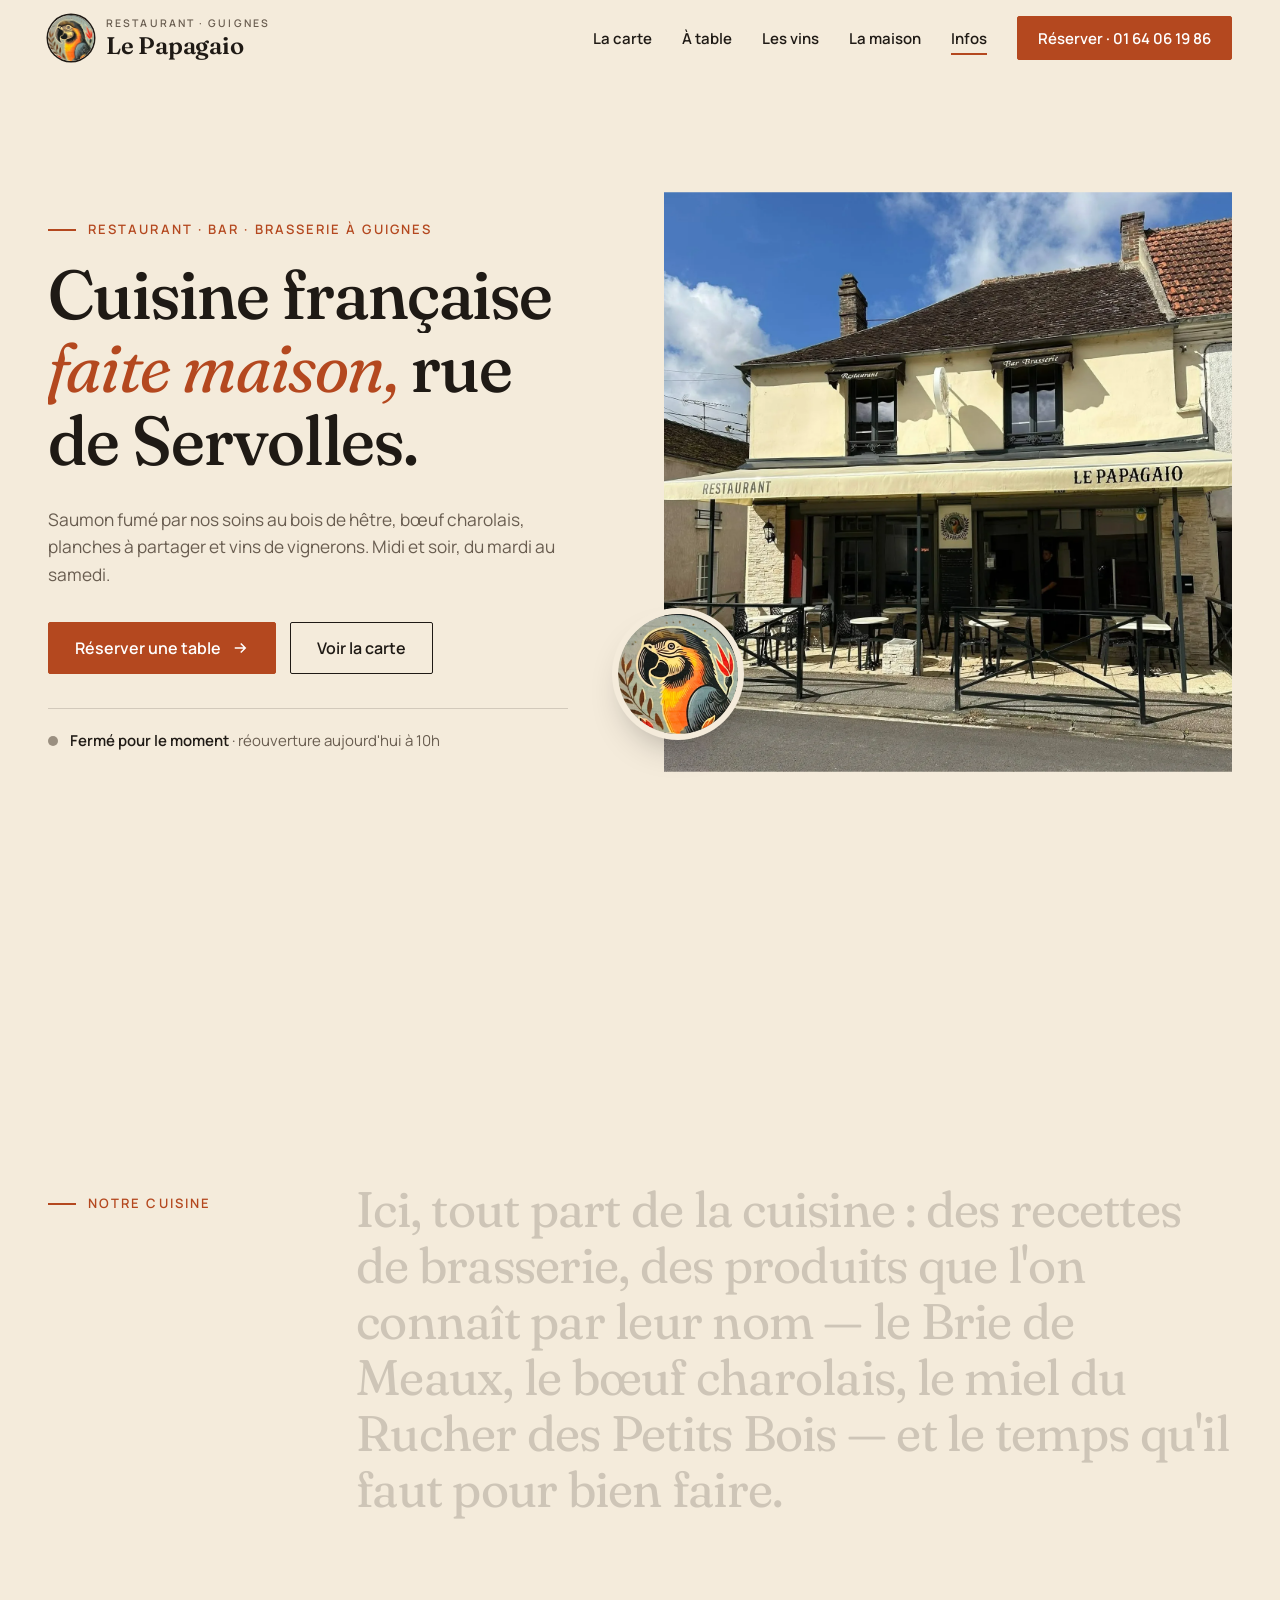
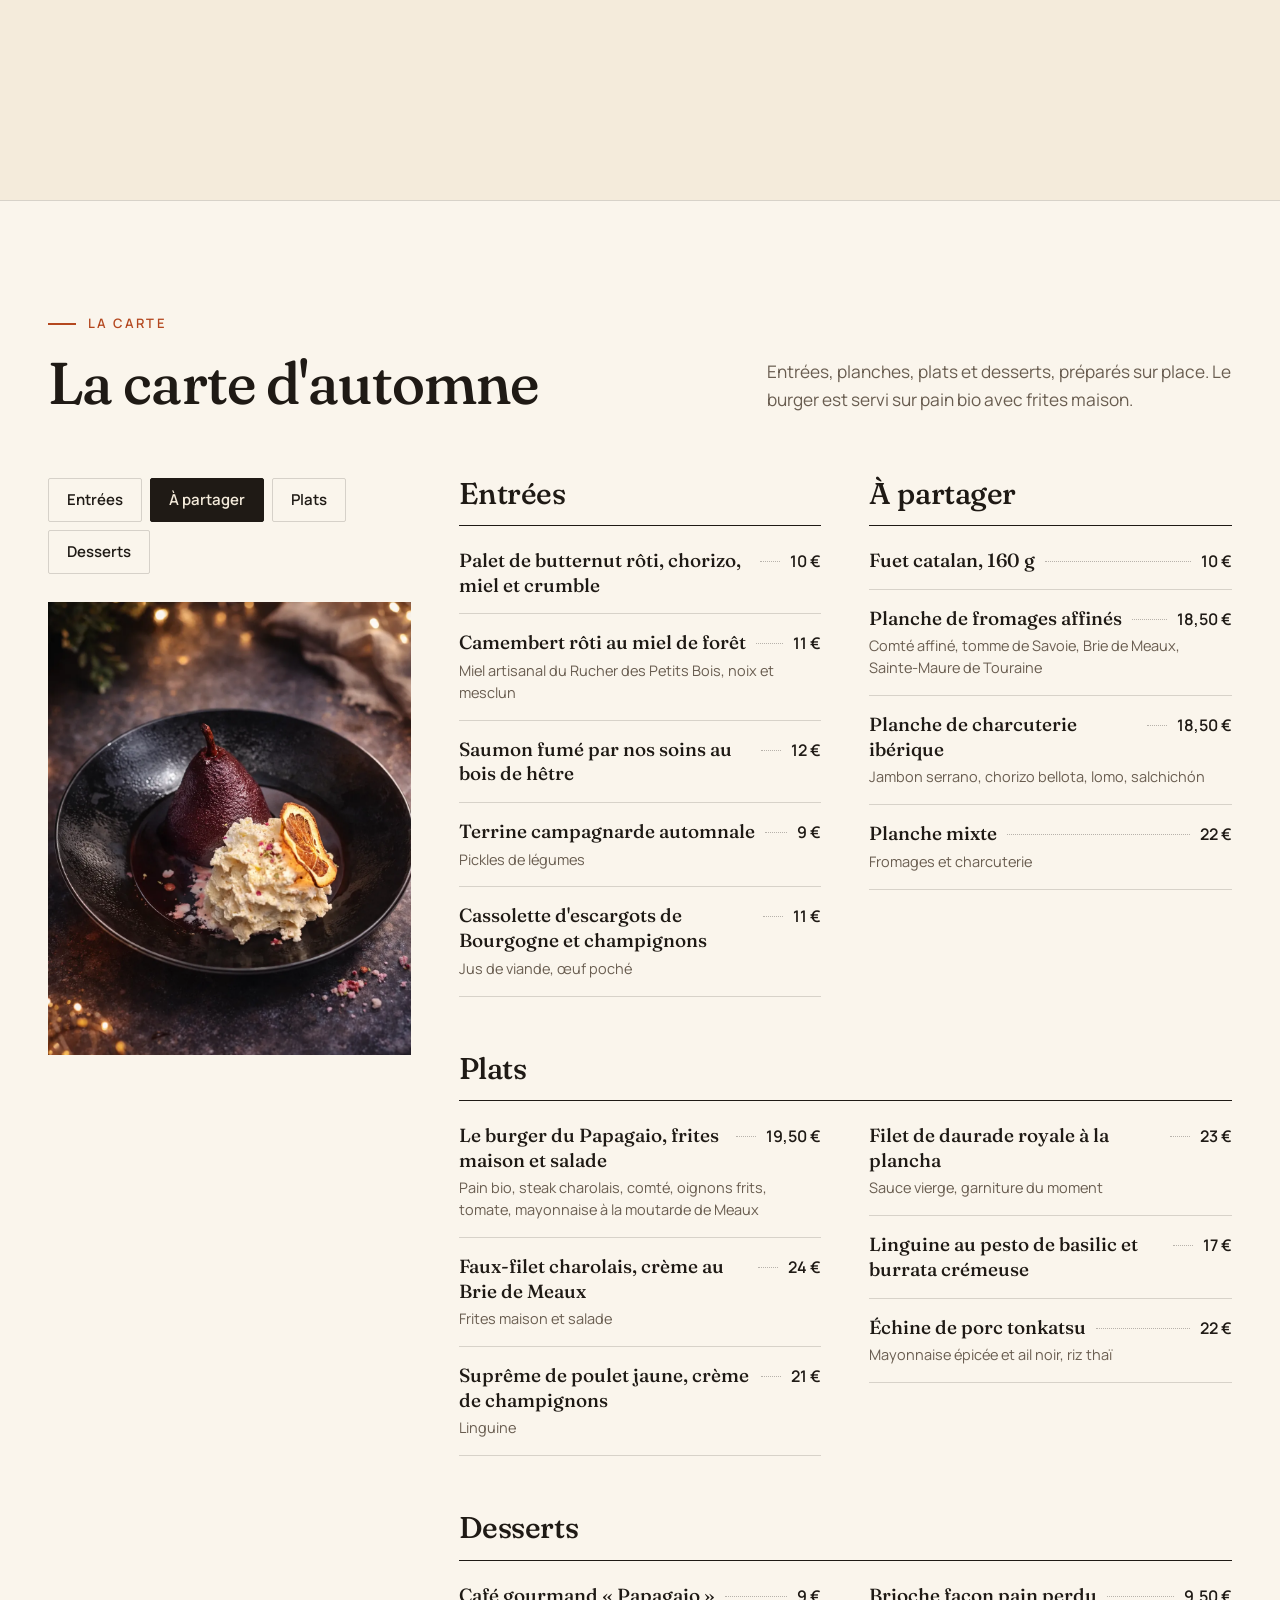
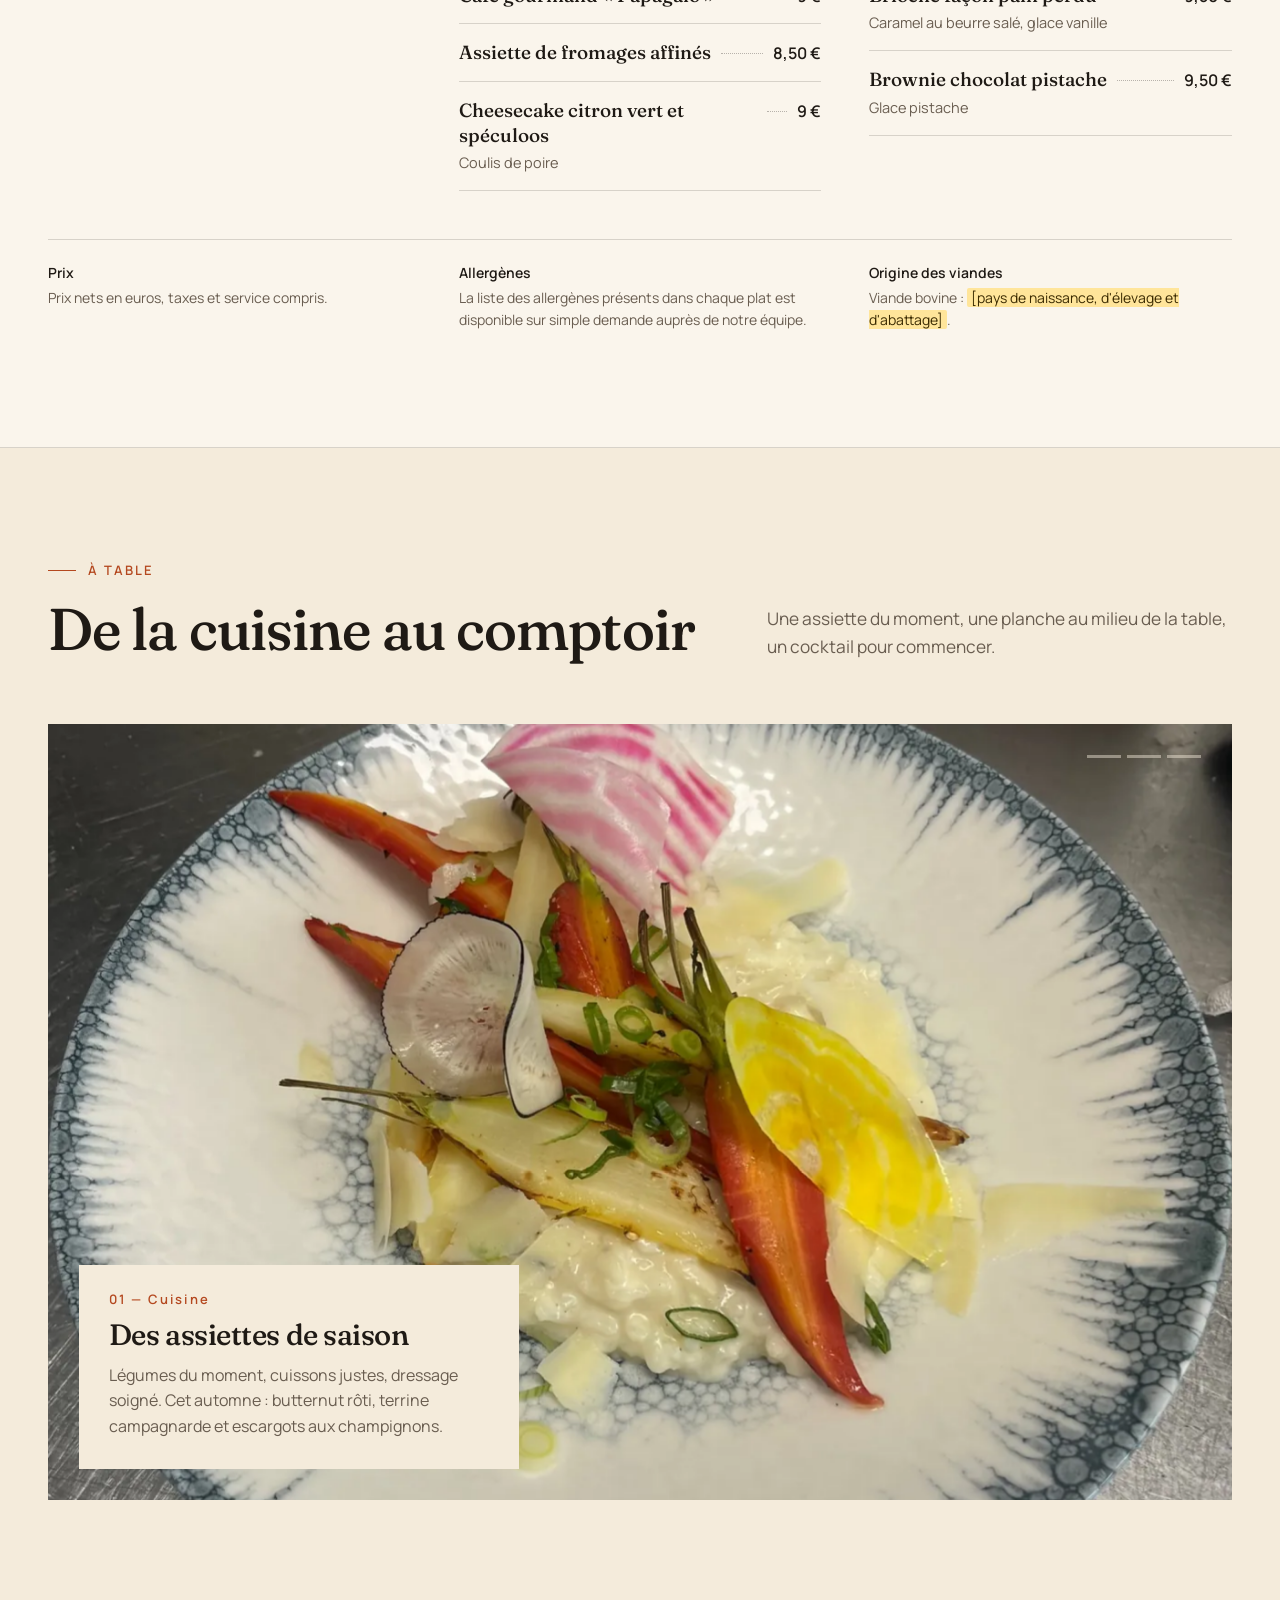
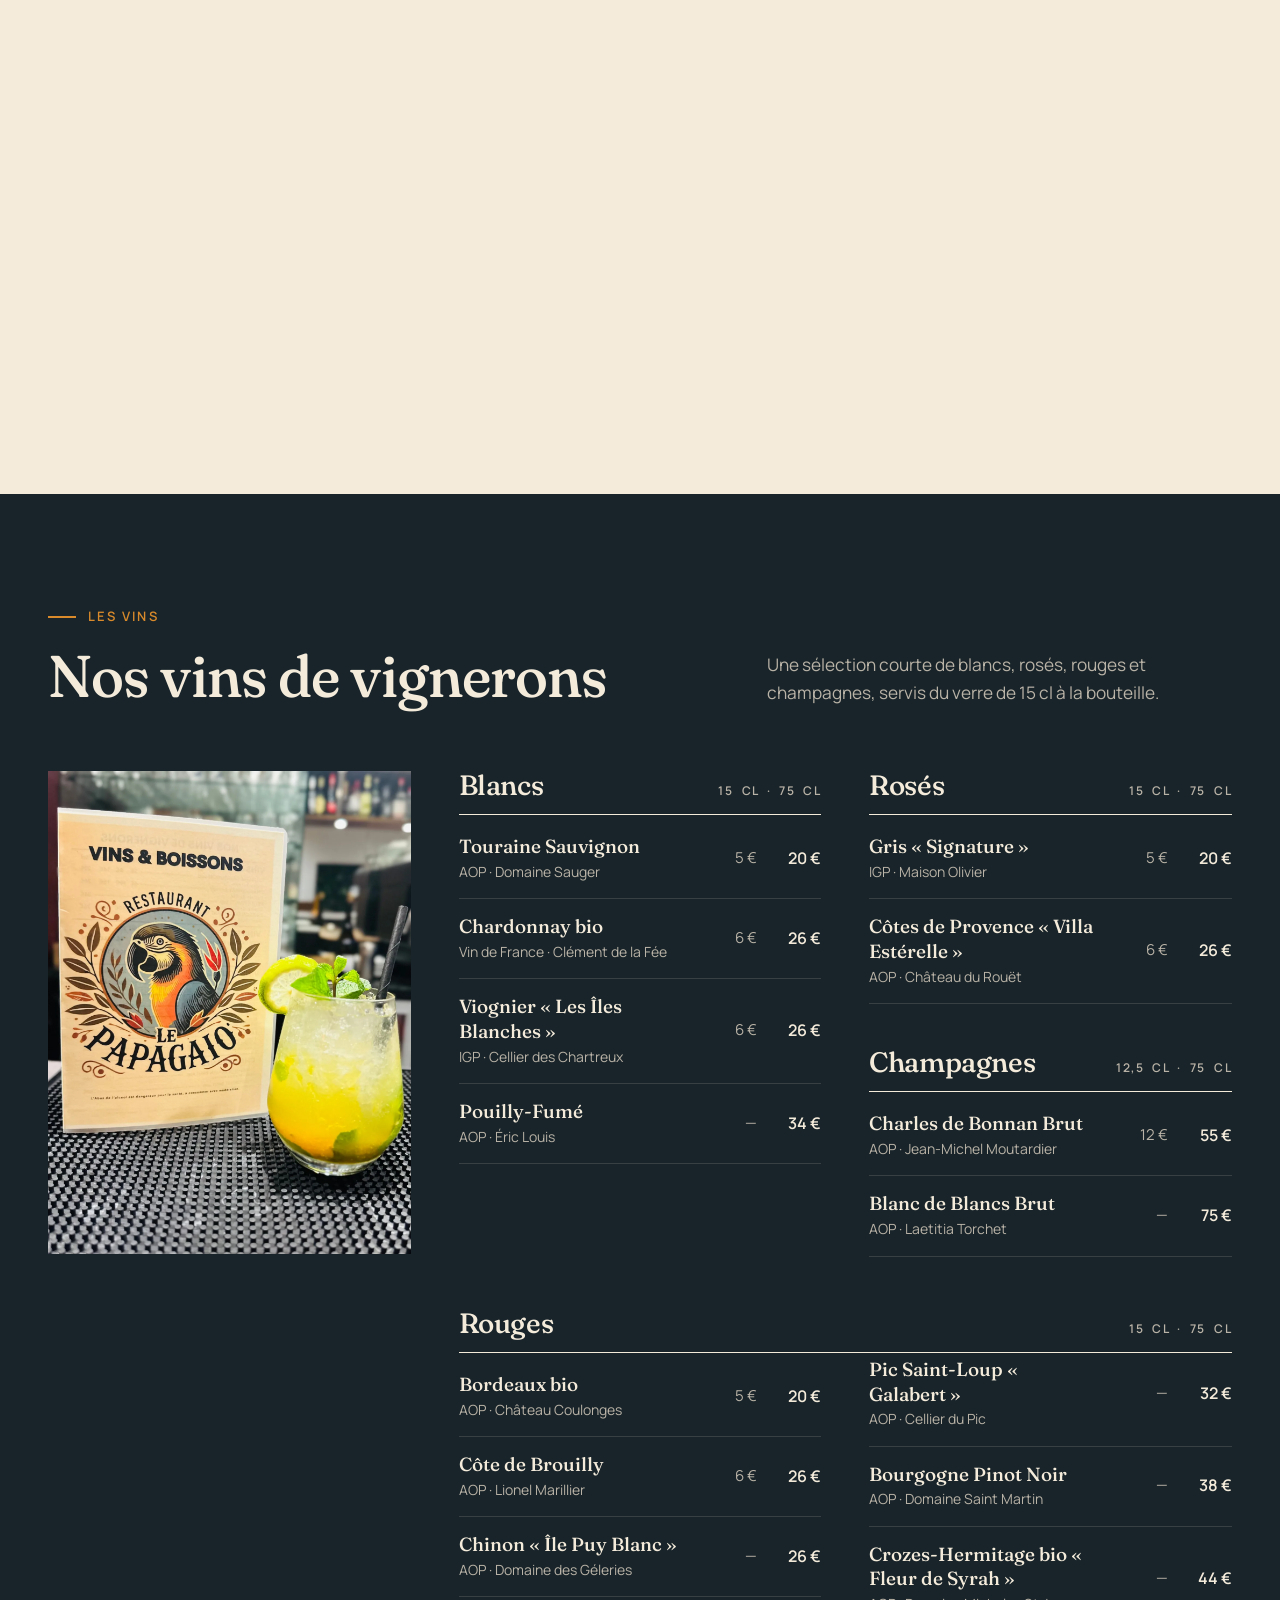
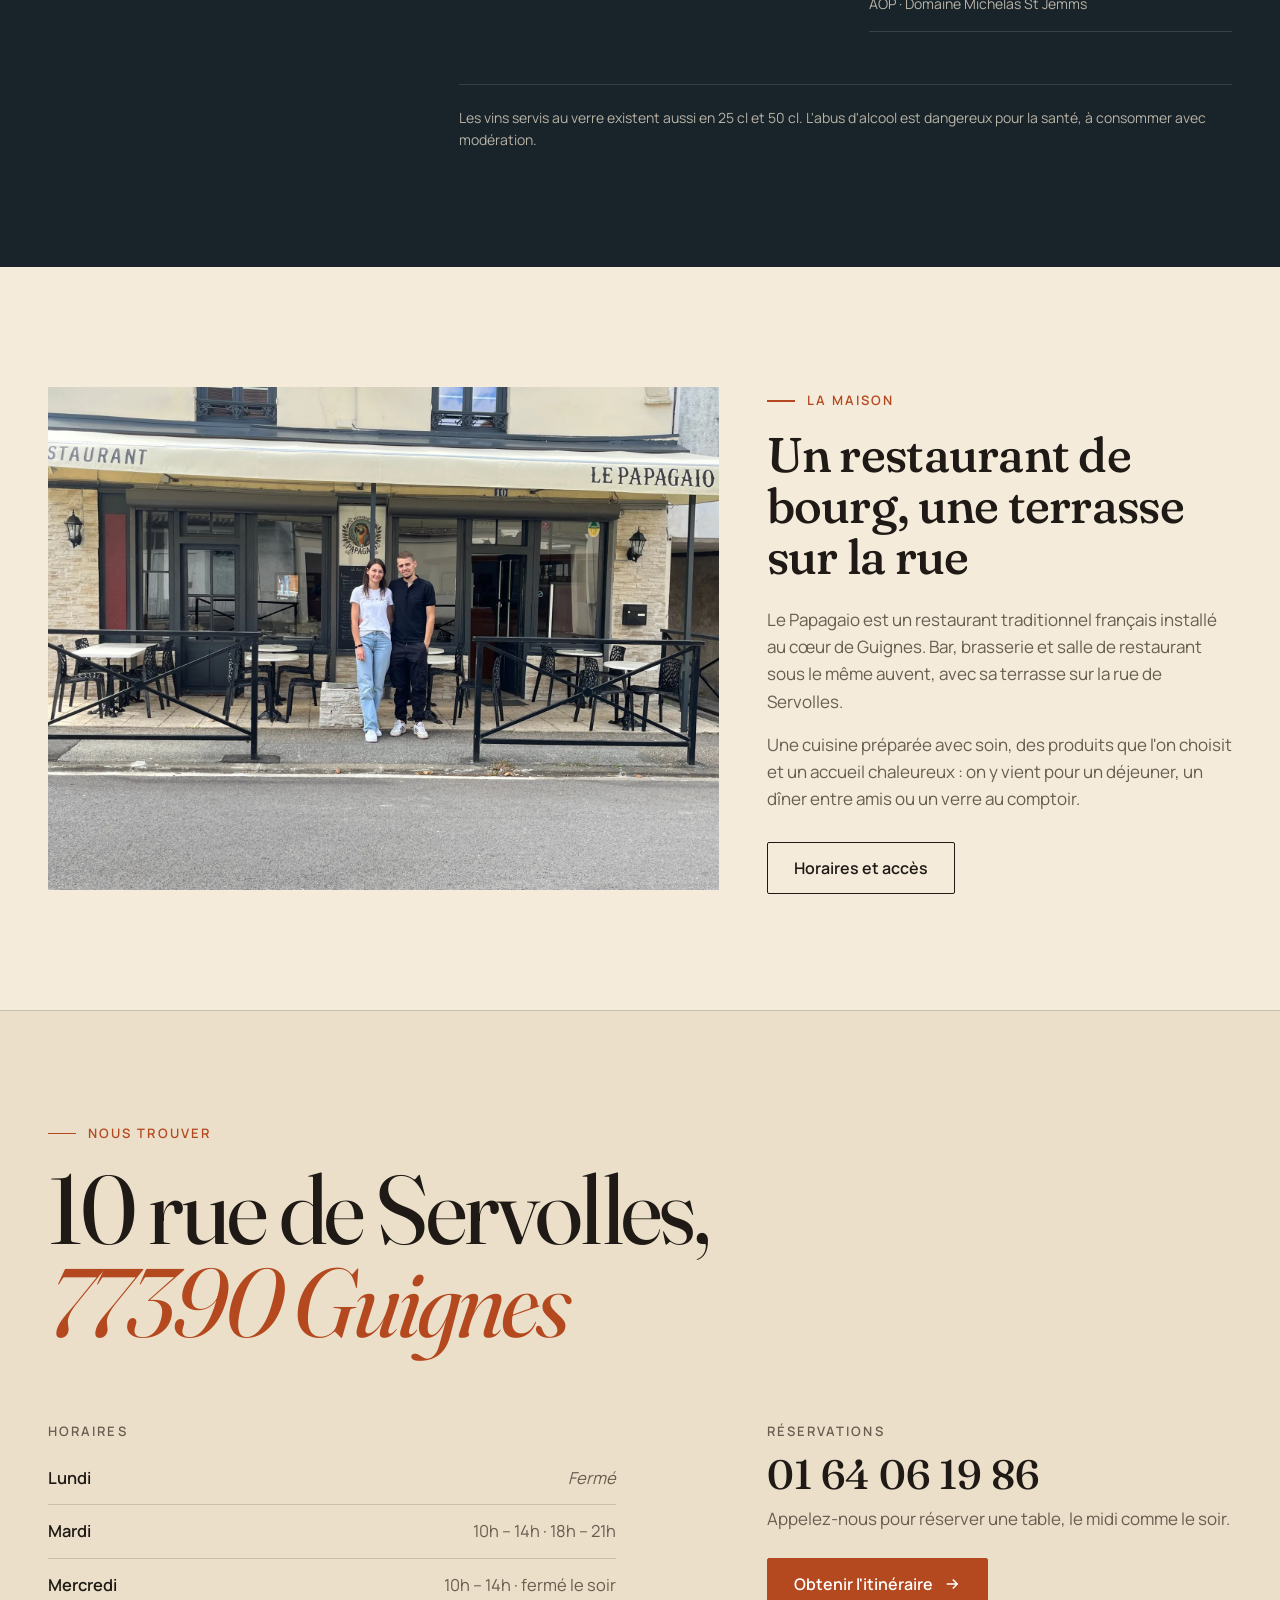
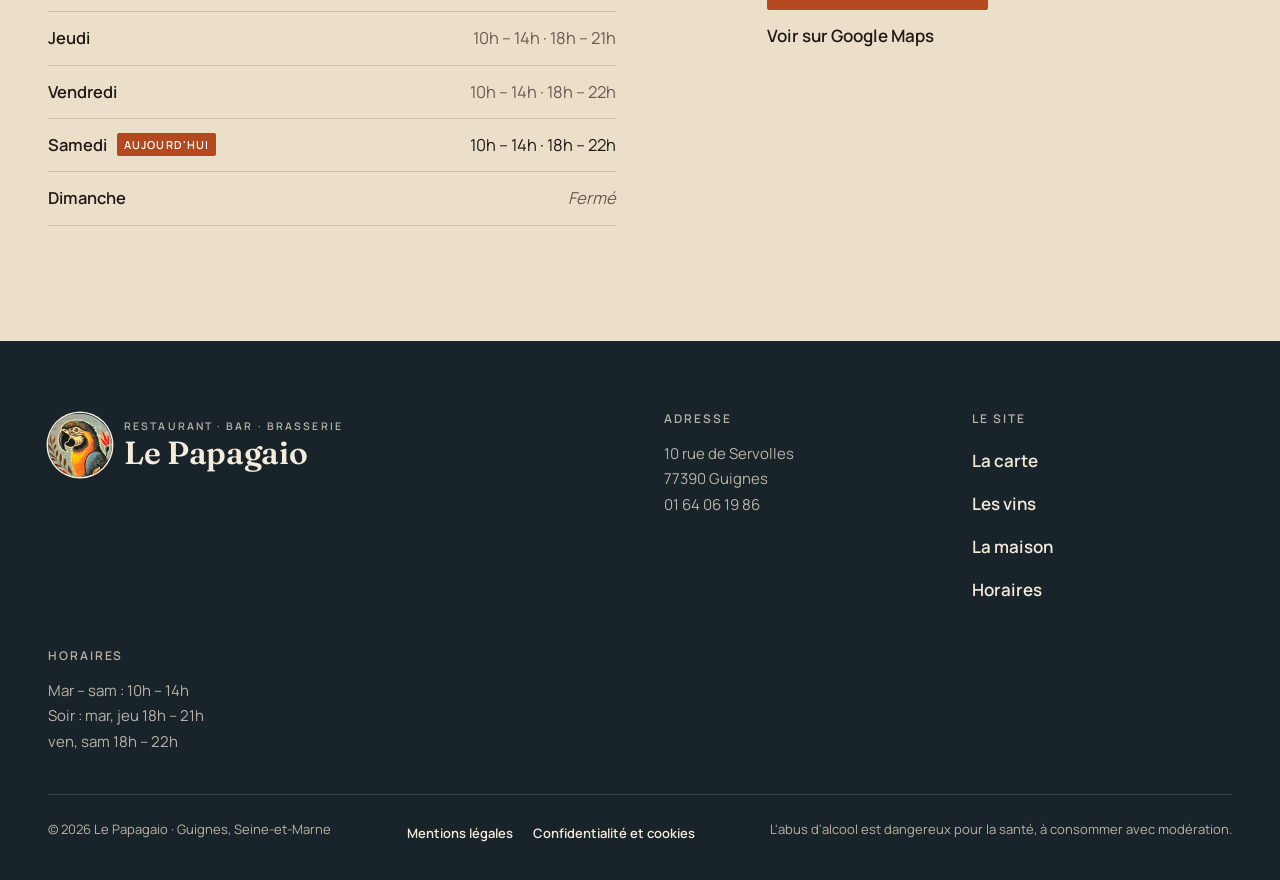
<file: index.html>
<!DOCTYPE html>
<html lang="fr">
<head>
<meta charset="utf-8">
<meta name="viewport" content="width=device-width, initial-scale=1">
<title>Le Papagaio · Restaurant, bar & brasserie à Guignes (77)</title>
<meta name="description" content="Le Papagaio, restaurant traditionnel français à Guignes : cuisine faite maison, planches à partager, cocktails et vins de vignerons. 10 rue de Servolles, 77390 Guignes. Réservation au 01 64 06 19 86.">
<meta name="theme-color" content="#F4EBDB">
<meta property="og:type" content="restaurant">
<meta property="og:title" content="Le Papagaio · Restaurant à Guignes">
<meta property="og:description" content="Cuisine française faite maison, planches, cocktails et vins de vignerons, rue de Servolles à Guignes.">
<meta property="og:image" content="img/share.jpg">
<meta property="og:locale" content="fr_FR">
<link rel="icon" href="img/favicon.png">
<link rel="apple-touch-icon" href="img/apple-touch-icon.png">
<link rel="preload" href="fonts/fraunces-latin-full-normal.woff2" as="font" type="font/woff2" crossorigin>
<link rel="preload" href="fonts/manrope-latin-wght-normal.woff2" as="font" type="font/woff2" crossorigin>
<script type="application/ld+json">
{"@context":"https://schema.org","@type":"Restaurant","name":"Le Papagaio","servesCuisine":"Française","telephone":"+33164061986","address":{"@type":"PostalAddress","streetAddress":"10 rue de Servolles","postalCode":"77390","addressLocality":"Guignes","addressCountry":"FR"},
"openingHoursSpecification":[
{"@type":"OpeningHoursSpecification","dayOfWeek":["Tuesday","Wednesday","Thursday","Friday","Saturday"],"opens":"10:00","closes":"14:00"},
{"@type":"OpeningHoursSpecification","dayOfWeek":["Tuesday","Thursday"],"opens":"18:00","closes":"21:00"},
{"@type":"OpeningHoursSpecification","dayOfWeek":["Friday","Saturday"],"opens":"18:00","closes":"22:00"}]}
</script>
<link rel="stylesheet" href="css/style.css">
</head>
<body>
<a class="skip" href="#contenu">Aller au contenu</a>

<header class="nav" id="nav">
  <div class="wrap">
    <a class="brand" href="#top" aria-label="Le Papagaio, retour en haut de page">
      <img src="img/emblem.webp" alt="" width="46" height="46">
      <span><small>Restaurant · Guignes</small>Le Papagaio</span>
    </a>
    <button class="burger" id="burger" aria-expanded="false" aria-controls="menu-nav" aria-label="Ouvrir le menu"><span></span><span></span><span></span></button>
    <ul class="nav-links" id="menu-nav">
      <li><a href="#carte">La carte</a></li>
      <li><a href="#a-table">À table</a></li>
      <li><a href="#vins">Les vins</a></li>
      <li><a href="#maison">La maison</a></li>
      <li><a href="#infos">Infos</a></li>
      <li><a class="btn" href="tel:+33164061986">Réserver · 01 64 06 19 86</a></li>
    </ul>
  </div>
</header>

<main id="contenu">

<section class="hero" id="top" data-enter>
  <div class="wrap">
    <div class="hero-copy">
      <span class="kicker fade">Restaurant · Bar · Brasserie à Guignes</span>
      <h1><span class="line"><span>Cuisine française</span></span><span class="line"><span><em>faite maison,</em> rue</span></span><span class="line"><span>de Servolles.</span></span></h1>
      <p class="lead fade d1">Saumon fumé par nos soins au bois de hêtre, bœuf charolais, planches à partager et vins de vignerons. Midi et soir, du mardi au samedi.</p>
      <div class="hero-actions fade d2">
        <a class="btn" href="tel:+33164061986">Réserver une table
          <svg viewBox="0 0 24 24" fill="none" stroke="currentColor" stroke-width="2" aria-hidden="true"><path d="M5 12h14M13 6l6 6-6 6"/></svg></a>
        <a class="btn ghost" href="#carte">Voir la carte</a>
      </div>
      <p class="status fade d3" id="status" aria-live="polite"><i class="dot" id="status-dot"></i><span id="status-text">Mardi au samedi · 10h–14h et 18h–22h</span></p>
    </div>
    <div class="hero-media">
      <div class="frame"><img src="img/facade.webp" alt="La façade du Papagaio et sa terrasse sous l'auvent crème, rue de Servolles à Guignes" width="1536" height="1536" fetchpriority="high"></div>
      <img class="hero-badge" src="img/emblem.webp" alt="" width="120" height="120">
    </div>
  </div>
</section>

<section class="statement" aria-labelledby="manifeste">
  <div class="wrap">
    <span class="kicker">Notre cuisine</span>
    <h2 id="manifeste" data-words>Ici, tout part de la cuisine : des recettes de brasserie, des produits que l'on connaît par leur nom — le <mark>Brie de Meaux,</mark> le <mark>bœuf charolais,</mark> le <mark>miel du Rucher des Petits Bois</mark> — et le temps qu'il faut pour bien faire.</h2>
  </div>
</section>

<section class="sec menu" id="carte" aria-labelledby="carte-titre">
  <div class="wrap">
    <div class="head">
      <span class="kicker reveal">La carte</span>
      <h2 id="carte-titre" class="reveal">La carte d'automne</h2>
      <p class="lead reveal">Entrées, planches, plats et desserts, préparés sur place. Le burger est servi sur pain bio avec frites maison.</p>
    </div>
    <div class="menu-grid">
      <aside class="menu-side">
        <div class="sticky">
          <nav class="chips" aria-label="Rubriques de la carte">
            <a href="#entrees">Entrées</a><a href="#partager">À partager</a><a href="#plats">Plats</a><a href="#desserts">Desserts</a>
          </nav>
          <div class="frame"><img src="img/poire.webp" alt="Poire pochée au vin rouge, crème fouettée et tranche d'orange séchée dans une assiette noire" width="1024" height="1536" loading="lazy"></div>
        </div>
      </aside>
      <div class="menu-lists">
        <div class="course" id="entrees">
          <h3>Entrées</h3>
          <ul>
            <li class="dish"><div class="row"><span class="name">Palet de butternut rôti, chorizo, miel et crumble</span><span class="leader"></span><span class="price">10 €</span></div></li>
            <li class="dish"><div class="row"><span class="name">Camembert rôti au miel de forêt</span><span class="leader"></span><span class="price">11 €</span></div><p class="desc">Miel artisanal du Rucher des Petits Bois, noix et mesclun</p></li>
            <li class="dish"><div class="row"><span class="name">Saumon fumé par nos soins au bois de hêtre</span><span class="leader"></span><span class="price">12 €</span></div></li>
            <li class="dish"><div class="row"><span class="name">Terrine campagnarde automnale</span><span class="leader"></span><span class="price">9 €</span></div><p class="desc">Pickles de légumes</p></li>
            <li class="dish"><div class="row"><span class="name">Cassolette d'escargots de Bourgogne et champignons</span><span class="leader"></span><span class="price">11 €</span></div><p class="desc">Jus de viande, œuf poché</p></li>
          </ul>
        </div>
        <div class="course" id="partager">
          <h3>À partager</h3>
          <ul>
            <li class="dish"><div class="row"><span class="name">Fuet catalan, 160 g</span><span class="leader"></span><span class="price">10 €</span></div></li>
            <li class="dish"><div class="row"><span class="name">Planche de fromages affinés</span><span class="leader"></span><span class="price">18,50 €</span></div><p class="desc">Comté affiné, tomme de Savoie, Brie de Meaux, Sainte-Maure de Touraine</p></li>
            <li class="dish"><div class="row"><span class="name">Planche de charcuterie ibérique</span><span class="leader"></span><span class="price">18,50 €</span></div><p class="desc">Jambon serrano, chorizo bellota, lomo, salchichón</p></li>
            <li class="dish"><div class="row"><span class="name">Planche mixte</span><span class="leader"></span><span class="price">22 €</span></div><p class="desc">Fromages et charcuterie</p></li>
          </ul>
        </div>
        <div class="course wide" id="plats">
          <h3>Plats</h3>
          <ul>
            <li class="dish"><div class="row"><span class="name">Le burger du Papagaio, frites maison et salade</span><span class="leader"></span><span class="price">19,50 €</span></div><p class="desc">Pain bio, steak charolais, comté, oignons frits, tomate, mayonnaise à la moutarde de Meaux</p></li>
            <li class="dish"><div class="row"><span class="name">Faux-filet charolais, crème au Brie de Meaux</span><span class="leader"></span><span class="price">24 €</span></div><p class="desc">Frites maison et salade</p></li>
            <li class="dish"><div class="row"><span class="name">Suprême de poulet jaune, crème de champignons</span><span class="leader"></span><span class="price">21 €</span></div><p class="desc">Linguine</p></li>
            <li class="dish"><div class="row"><span class="name">Filet de daurade royale à la plancha</span><span class="leader"></span><span class="price">23 €</span></div><p class="desc">Sauce vierge, garniture du moment</p></li>
            <li class="dish"><div class="row"><span class="name">Linguine au pesto de basilic et burrata crémeuse</span><span class="leader"></span><span class="price">17 €</span></div></li>
            <li class="dish"><div class="row"><span class="name">Échine de porc tonkatsu</span><span class="leader"></span><span class="price">22 €</span></div><p class="desc">Mayonnaise épicée et ail noir, riz thaï</p></li>
          </ul>
        </div>
        <div class="course wide" id="desserts">
          <h3>Desserts</h3>
          <ul>
            <li class="dish"><div class="row"><span class="name">Café gourmand « Papagaio »</span><span class="leader"></span><span class="price">9 €</span></div></li>
            <li class="dish"><div class="row"><span class="name">Assiette de fromages affinés</span><span class="leader"></span><span class="price">8,50 €</span></div></li>
            <li class="dish"><div class="row"><span class="name">Cheesecake citron vert et spéculoos</span><span class="leader"></span><span class="price">9 €</span></div><p class="desc">Coulis de poire</p></li>
            <li class="dish"><div class="row"><span class="name">Brioche façon pain perdu</span><span class="leader"></span><span class="price">9,50 €</span></div><p class="desc">Caramel au beurre salé, glace vanille</p></li>
            <li class="dish"><div class="row"><span class="name">Brownie chocolat pistache</span><span class="leader"></span><span class="price">9,50 €</span></div><p class="desc">Glace pistache</p></li>
          </ul>
        </div>
      </div>
      <div class="legal-notes">
        <p><b>Prix</b>Prix nets en euros, taxes et service compris.</p>
        <p><b>Allergènes</b>La liste des allergènes présents dans chaque plat est disponible sur simple demande auprès de notre équipe.</p>
        <p><b>Origine des viandes</b>Viande bovine : <span class="todo">[pays de naissance, d'élevage et d'abattage]</span>.</p>
      </div>
    </div>
  </div>
</section>

<section class="chapters" id="a-table" aria-labelledby="table-titre">
  <div class="wrap">
    <div class="head">
      <span class="kicker reveal">À table</span>
      <h2 id="table-titre" class="reveal">De la cuisine au comptoir</h2>
      <p class="lead reveal">Une assiette du moment, une planche au milieu de la table, un cocktail pour commencer.</p>
    </div>
  </div>
  <div class="chap-stage" id="chap-stage">
    <div class="chap-sticky">
      <div class="chap-frame">
        <div class="chap-progress" aria-hidden="true"><i><b></b></i><i><b></b></i><i><b></b></i></div>
        <article class="chap current">
          <img src="img/risotto.webp" alt="Risotto crémeux, carottes fanes rôties, betterave chioggia et copeaux de parmesan" width="1350" height="1800">
          <div class="chap-panel"><span class="num">01 — Cuisine</span><h3>Des assiettes de saison</h3><p>Légumes du moment, cuissons justes, dressage soigné. Cet automne : butternut rôti, terrine campagnarde et escargots aux champignons.</p></div>
        </article>
        <article class="chap">
          <img src="img/planches.webp" alt="Une planche de charcuterie ibérique et une planche de fromages affinés avec salade, noix et radis noir" width="1350" height="1800">
          <div class="chap-panel"><span class="num">02 — À partager</span><h3>Des planches pour la table</h3><p>Comté, tomme, Brie de Meaux et Sainte-Maure ; serrano, chorizo bellota, lomo et salchichón. La planche mixte réunit les deux.</p></div>
        </article>
        <article class="chap">
          <img src="img/cocktail-noir.webp" alt="Cocktail noir et vert au citron vert devant un shaker et la carte des vins et boissons du Papagaio" width="1350" height="1800">
          <div class="chap-panel"><span class="num">03 — Le bar</span><h3>Le comptoir, dès l'apéritif</h3><p>Cocktails préparés au shaker, vins de vignerons au verre et champagne à la coupe, en salle ou en terrasse.</p></div>
        </article>
      </div>
    </div>
  </div>
</section>

<section class="sec wines on-band" id="vins" aria-labelledby="vins-titre">
  <div class="wrap">
    <div class="head">
      <span class="kicker reveal">Les vins</span>
      <h2 id="vins-titre" class="reveal">Nos vins de vignerons</h2>
      <p class="lead reveal">Une sélection courte de blancs, rosés, rouges et champagnes, servis du verre de 15 cl à la bouteille.</p>
    </div>
    <div class="wine-grid">
      <div class="wine-photo">
        <div class="frame"><img src="img/cocktail-passion.webp" alt="Cocktail à la menthe et au citron vert posé au comptoir à côté de la carte Vins et boissons du Papagaio" width="1350" height="1800" ></div>
      </div>
      <div class="wine-lists">
        <div>
          <h3>Blancs <small>15 cl · 75 cl</small></h3>
          <ul>
            <li class="wine"><span class="wn">Touraine Sauvignon</span><span class="wd">AOP · Domaine Sauger</span><span class="wp"><span>5 €</span><b>20 €</b></span></li>
            <li class="wine"><span class="wn">Chardonnay bio</span><span class="wd">Vin de France · Clément de la Fée</span><span class="wp"><span>6 €</span><b>26 €</b></span></li>
            <li class="wine"><span class="wn">Viognier « Les Îles Blanches »</span><span class="wd">IGP · Cellier des Chartreux</span><span class="wp"><span>6 €</span><b>26 €</b></span></li>
            <li class="wine"><span class="wn">Pouilly-Fumé</span><span class="wd">AOP · Éric Louis</span><span class="wp"><span>—</span><b>34 €</b></span></li>
          </ul>
        </div>
        <div>
          <h3>Rosés <small>15 cl · 75 cl</small></h3>
          <ul>
            <li class="wine"><span class="wn">Gris « Signature »</span><span class="wd">IGP · Maison Olivier</span><span class="wp"><span>5 €</span><b>20 €</b></span></li>
            <li class="wine"><span class="wn">Côtes de Provence « Villa Estérelle »</span><span class="wd">AOP · Château du Rouët</span><span class="wp"><span>6 €</span><b>26 €</b></span></li>
          </ul>
          <h3 style="margin-top:44px">Champagnes <small>12,5 cl · 75 cl</small></h3>
          <ul>
            <li class="wine"><span class="wn">Charles de Bonnan Brut</span><span class="wd">AOP · Jean-Michel Moutardier</span><span class="wp"><span>12 €</span><b>55 €</b></span></li>
            <li class="wine"><span class="wn">Blanc de Blancs Brut</span><span class="wd">AOP · Laetitia Torchet</span><span class="wp"><span>—</span><b>75 €</b></span></li>
          </ul>
        </div>
        <div style="grid-column:1 / -1">
          <h3>Rouges <small>15 cl · 75 cl</small></h3>
          <ul class="cols">
            <li class="wine"><span class="wn">Bordeaux bio</span><span class="wd">AOP · Château Coulonges</span><span class="wp"><span>5 €</span><b>20 €</b></span></li>
            <li class="wine"><span class="wn">Côte de Brouilly</span><span class="wd">AOP · Lionel Marillier</span><span class="wp"><span>6 €</span><b>26 €</b></span></li>
            <li class="wine"><span class="wn">Chinon « Île Puy Blanc »</span><span class="wd">AOP · Domaine des Géleries</span><span class="wp"><span>—</span><b>26 €</b></span></li>
            <li class="wine"><span class="wn">Pic Saint-Loup « Galabert »</span><span class="wd">AOP · Cellier du Pic</span><span class="wp"><span>—</span><b>32 €</b></span></li>
            <li class="wine"><span class="wn">Bourgogne Pinot Noir</span><span class="wd">AOP · Domaine Saint Martin</span><span class="wp"><span>—</span><b>38 €</b></span></li>
            <li class="wine"><span class="wn">Crozes-Hermitage bio « Fleur de Syrah »</span><span class="wd">AOP · Domaine Michelas St Jemms</span><span class="wp"><span>—</span><b>44 €</b></span></li>
          </ul>
        </div>
        <p class="wine-foot">Les vins servis au verre existent aussi en 25 cl et 50 cl. L'abus d'alcool est dangereux pour la santé, à consommer avec modération.</p>
      </div>
    </div>
  </div>
</section>

<section class="sec maison" id="maison" aria-labelledby="maison-titre">
  <div class="wrap">
    <div class="maison-media" id="develop">
      <div class="frame"><img src="img/equipe.webp" alt="L'équipe du Papagaio devant la terrasse du restaurant" width="1800" height="1350" ></div>
    </div>
    <div class="maison-copy">
      <span class="kicker reveal">La maison</span>
      <h2 id="maison-titre" class="reveal">Un restaurant de bourg, une terrasse sur la rue</h2>
      <p class="reveal">Le Papagaio est un restaurant traditionnel français installé au cœur de Guignes. Bar, brasserie et salle de restaurant sous le même auvent, avec sa terrasse sur la rue de Servolles.</p>
      <p class="reveal">Une cuisine préparée avec soin, des produits que l'on choisit et un accueil chaleureux : on y vient pour un déjeuner, un dîner entre amis ou un verre au comptoir.</p>
      <a class="btn ghost reveal" href="#infos">Horaires et accès</a>
    </div>
  </div>
</section>

<section class="sec infos" id="infos" aria-labelledby="infos-titre">
  <div class="wrap">
    <span class="kicker" style="grid-column:1 / -1">Nous trouver</span>
    <h2 class="address" id="infos-titre"><span>10 rue de Servolles,</span><span><em>77390 Guignes</em></span></h2>
    <div class="hours">
      <h3>Horaires</h3>
      <table id="hours">
        <tbody>
          <tr data-d="1" class="closed"><td>Lundi</td><td>Fermé</td></tr>
          <tr data-d="2"><td>Mardi</td><td>10h – 14h · 18h – 21h</td></tr>
          <tr data-d="3"><td>Mercredi</td><td>10h – 14h · fermé le soir</td></tr>
          <tr data-d="4"><td>Jeudi</td><td>10h – 14h · 18h – 21h</td></tr>
          <tr data-d="5"><td>Vendredi</td><td>10h – 14h · 18h – 22h</td></tr>
          <tr data-d="6"><td>Samedi</td><td>10h – 14h · 18h – 22h</td></tr>
          <tr data-d="0" class="closed"><td>Dimanche</td><td>Fermé</td></tr>
        </tbody>
      </table>
    </div>
    <div class="contact">
      <h3>Réservations</h3>
      <a class="tel" href="tel:+33164061986">01 64 06 19 86</a>
      <p>Appelez-nous pour réserver une table, le midi comme le soir.</p>
      <div class="actions">
        <a class="btn" href="https://www.google.com/maps/dir/?api=1&destination=10+rue+de+Servolles+77390+Guignes" target="_blank" rel="noopener">Obtenir l'itinéraire
          <svg viewBox="0 0 24 24" fill="none" stroke="currentColor" stroke-width="2" aria-hidden="true"><path d="M5 12h14M13 6l6 6-6 6"/></svg></a>
        <a class="link" href="https://www.google.com/maps?q=10+rue+de+Servolles,+77390+Guignes" target="_blank" rel="noopener">Voir sur Google Maps</a>
      </div>
    </div>
  </div>
</section>

</main>

<footer class="footer on-band">
  <div class="wrap">
    <a class="brand" href="#top" aria-label="Le Papagaio, retour en haut de page">
      <img src="img/emblem.webp" alt="" width="64" height="64" loading="lazy">
      <span><small>Restaurant · Bar · Brasserie</small>Le Papagaio</span>
    </a>
    <div class="fcol">
      <h4>Adresse</h4>
      <p>10 rue de Servolles<br>77390 Guignes<br>01 64 06 19 86</p>
    </div>
    <div class="fcol">
      <h4>Le site</h4>
      <ul><li><a class="link" href="#carte">La carte</a></li><li><a class="link" href="#vins">Les vins</a></li><li><a class="link" href="#maison">La maison</a></li><li><a class="link" href="#infos">Horaires</a></li></ul>
    </div>
    <div class="fcol">
      <h4>Horaires</h4>
      <p>Mar – sam : 10h – 14h<br>Soir : mar, jeu 18h – 21h<br>ven, sam 18h – 22h</p>
    </div>
    <div class="fbottom">
      <span>© 2026 Le Papagaio · Guignes, Seine-et-Marne</span>
      <nav aria-label="Informations légales"><a class="link" href="mentions-legales.html">Mentions légales</a><a class="link" href="confidentialite.html">Confidentialité et cookies</a></nav>
      <span>L'abus d'alcool est dangereux pour la santé, à consommer avec modération.</span>
    </div>
  </div>
</footer>

<div class="mbar" aria-label="Actions rapides">
  <a class="btn" href="tel:+33164061986">Appeler</a>
  <a class="btn ghost" href="https://www.google.com/maps/dir/?api=1&destination=10+rue+de+Servolles+77390+Guignes" target="_blank" rel="noopener">Itinéraire</a>
</div>

<script>
(() => {
  const reduce = matchMedia('(prefers-reduced-motion: reduce)').matches;
  const $ = (s, r = document) => r.querySelector(s);
  const $$ = (s, r = document) => [...r.querySelectorAll(s)];

  /* hero entrance */
  const hero = $('[data-enter]');
  requestAnimationFrame(() => requestAnimationFrame(() => hero.classList.add('entered')));

  /* nav: shadow + mobile menu + active link */
  const nav = $('#nav'), burger = $('#burger'), links = $('#menu-nav');
  const onScrollNav = () => nav.classList.toggle('scrolled', scrollY > 8);
  addEventListener('scroll', onScrollNav, { passive: true }); onScrollNav();
  const closeMenu = () => { links.classList.remove('open'); burger.setAttribute('aria-expanded', 'false'); burger.setAttribute('aria-label', 'Ouvrir le menu'); document.body.style.overflow = ''; };
  burger.addEventListener('click', () => {
    const open = !links.classList.contains('open');
    links.classList.toggle('open', open);
    burger.setAttribute('aria-expanded', String(open));
    burger.setAttribute('aria-label', open ? 'Fermer le menu' : 'Ouvrir le menu');
    document.body.style.overflow = open ? 'hidden' : '';
  });
  $$('#menu-nav a').forEach(a => a.addEventListener('click', closeMenu));
  addEventListener('keydown', e => { if (e.key === 'Escape' && links.classList.contains('open')) { closeMenu(); burger.focus(); } });

  const sections = ['carte', 'a-table', 'vins', 'maison', 'infos'].map(id => document.getElementById(id));
  const navLinks = $$('#menu-nav a[href^="#"]');
  const spy = new IntersectionObserver(es => es.forEach(e => {
    if (e.isIntersecting) navLinks.forEach(a => a.classList.toggle('active', a.getAttribute('href') === '#' + e.target.id));
  }), { rootMargin: '-45% 0px -50% 0px' });
  sections.forEach(s => spy.observe(s));

  /* menu chips follow the course in view */
  const chips = $$('.chips a');
  const cspy = new IntersectionObserver(es => es.forEach(e => {
    if (e.isIntersecting) chips.forEach(c => c.classList.toggle('active', c.getAttribute('href') === '#' + e.target.id));
  }), { rootMargin: '-40% 0px -55% 0px' });
  $$('.course').forEach(c => cspy.observe(c));

  /* opening status (Europe/Paris) */
  const H = { 0: [], 1: [], 2: [[10, 14], [18, 21]], 3: [[10, 14]], 4: [[10, 14], [18, 21]], 5: [[10, 14], [18, 22]], 6: [[10, 14], [18, 22]] };
  const days = ['dimanche', 'lundi', 'mardi', 'mercredi', 'jeudi', 'vendredi', 'samedi'];
  try {
    const parts = new Intl.DateTimeFormat('en-GB', { timeZone: 'Europe/Paris', weekday: 'short', hour: 'numeric', minute: 'numeric', hour12: false }).formatToParts(new Date());
    const wd = ['Sun', 'Mon', 'Tue', 'Wed', 'Thu', 'Fri', 'Sat'].indexOf(parts.find(p => p.type === 'weekday').value);
    const t = +parts.find(p => p.type === 'hour').value + parts.find(p => p.type === 'minute').value / 60;
    const row = $(`#hours tr[data-d="${wd}"]`); if (row) row.classList.add('today');
    const now = H[wd].find(([a, b]) => t >= a && t < b);
    const txt = $('#status-text'), dot = $('#status-dot');
    const fmt = h => h + 'h';
    if (now) { dot.classList.add('open'); txt.innerHTML = `<b>Ouvert maintenant</b> · jusqu'à ${fmt(now[1])}`; }
    else {
      const later = H[wd].find(([a]) => t < a);
      if (later) txt.innerHTML = `<b>Fermé pour le moment</b> · réouverture aujourd'hui à ${fmt(later[0])}`;
      else { let d = wd, n = 0; do { d = (d + 1) % 7; n++; } while (!H[d].length && n < 7);
        txt.innerHTML = `<b>Fermé pour le moment</b> · réouverture ${n === 1 ? 'demain' : days[d]} à ${fmt(H[d][0][0])}`; }
    }
  } catch (e) {}

  /* heading reveals (once) */
  const rv = new IntersectionObserver(es => es.forEach(e => { if (e.isIntersecting) { e.target.classList.add('in'); rv.unobserve(e.target); } }), { rootMargin: '0px 0px -12% 0px' });
  $$('.reveal').forEach((el, i) => { el.style.transitionDelay = (el.parentElement.classList.contains('head') ? [...el.parentElement.children].indexOf(el) * 90 : 0) + 'ms'; rv.observe(el); });

  /* picture develops (once) */
  const dev = $('#develop');
  new IntersectionObserver((es, o) => es.forEach(e => { if (e.isIntersecting) { dev.classList.add('developed'); o.disconnect(); } }), { threshold: .45 }).observe(dev);

  /* word highlight */
  const st = $('[data-words]');
  const wrapWords = (node, hl) => {
    [...node.childNodes].forEach(n => {
      if (n.nodeType === 3) {
        const frag = document.createDocumentFragment();
        n.textContent.split(/(\s+)/).forEach(tok => {
          if (!tok) return;
          if (/^\s+$/.test(tok)) frag.appendChild(document.createTextNode(tok));
          else { const s = document.createElement('span'); s.className = 'w' + (hl ? ' hl' : ''); s.textContent = tok; frag.appendChild(s); }
        });
        n.replaceWith(frag);
      } else if (n.nodeName === 'MARK') { const sp = document.createElement('span'); sp.innerHTML = n.innerHTML; wrapWords(sp, true); n.replaceWith(...sp.childNodes); }
    });
  };
  wrapWords(st, false);
  const words = $$('.w', st);

  /* chapters */
  const stage = $('#chap-stage'), chaps = $$('.chap', stage), imgs = chaps.map(c => $('img', c)), bars = $$('.chap-progress b', stage);
  const chapLive = () => !reduce && innerWidth > 640;

  let ticking = false;
  const frame = () => {
    ticking = false;
    const vh = innerHeight;
    // words
    if (!reduce) {
      const r = st.getBoundingClientRect();
      const p = Math.min(1, Math.max(0, (vh * .82 - r.top) / (r.height + vh * .35)));
      const k = Math.round(p * words.length);
      words.forEach((w, i) => w.classList.toggle('on', i < k));
    }
    // chapters
    if (chapLive()) {
      const r = stage.getBoundingClientRect();
      const total = r.height - (vh - 76);
      const p = Math.min(1, Math.max(0, -r.top / total));
      const seg = 1 / chaps.length;
      chaps.forEach((c, i) => {
        if (i > 0) {
          const local = Math.min(1, Math.max(0, (p - (i - 1) * seg - seg * .45) / (seg * .55)));
          const e = 1 - Math.pow(1 - local, 3);
          c.style.clipPath = `inset(${(1 - e) * 100}% 0 0 0)`;
        }
        const ip = Math.min(1, Math.max(0, (p - (i - 1) * seg) / (seg * 2)));
        imgs[i].style.transform = `scale(${1.08 - ip * .08})`;
        const fill = Math.min(1, Math.max(0, (p - i * seg) / seg));
        bars[i].style.width = (fill * 100) + '%';
      });
      const cur = Math.min(chaps.length - 1, Math.floor(p / seg + .18));
      chaps.forEach((c, i) => c.classList.toggle('current', i === cur));
    } else {
      chaps.forEach(c => { c.style.clipPath = ''; c.classList.add('current'); });
      imgs.forEach(i => i.style.transform = '');
    }
  };
  const req = () => { if (!ticking) { ticking = true; requestAnimationFrame(frame); } };
  addEventListener('scroll', req, { passive: true });
  addEventListener('resize', req);
  frame();
})();
</script>
</body>
</html>
</file>
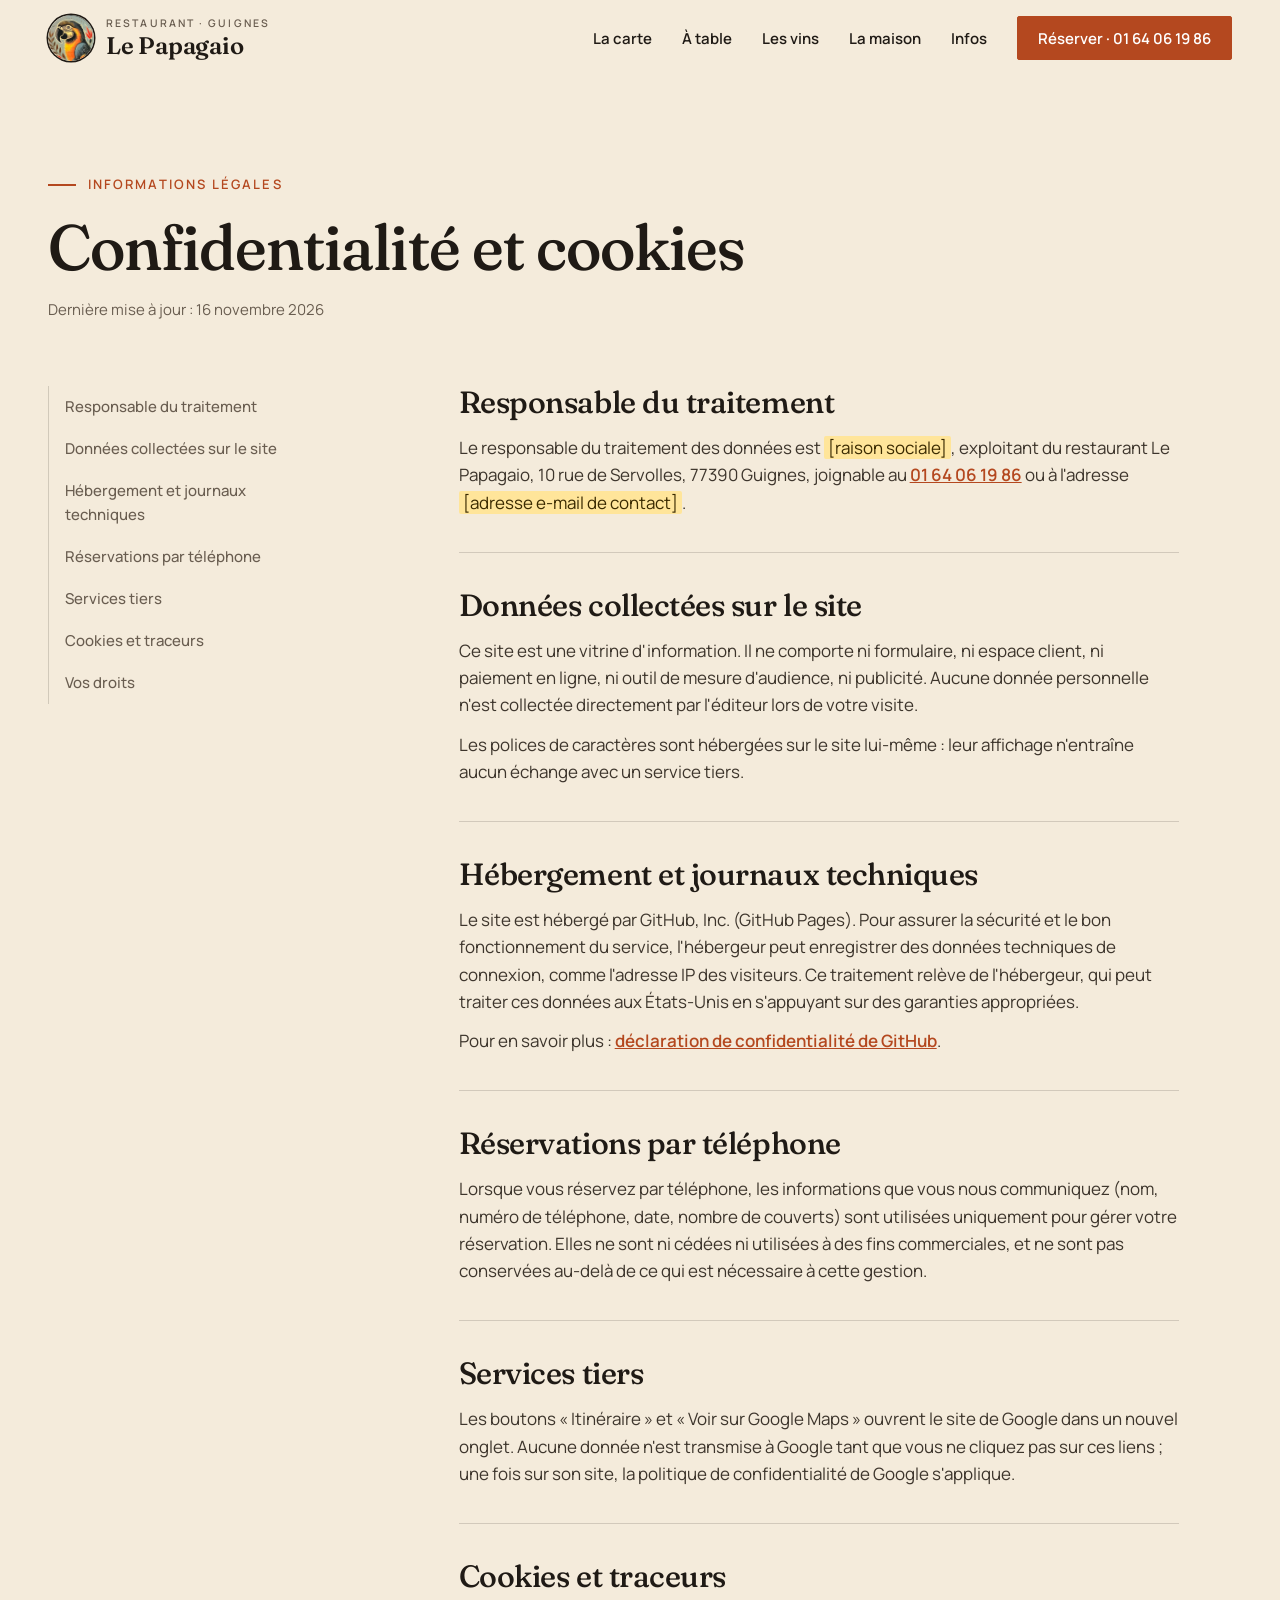
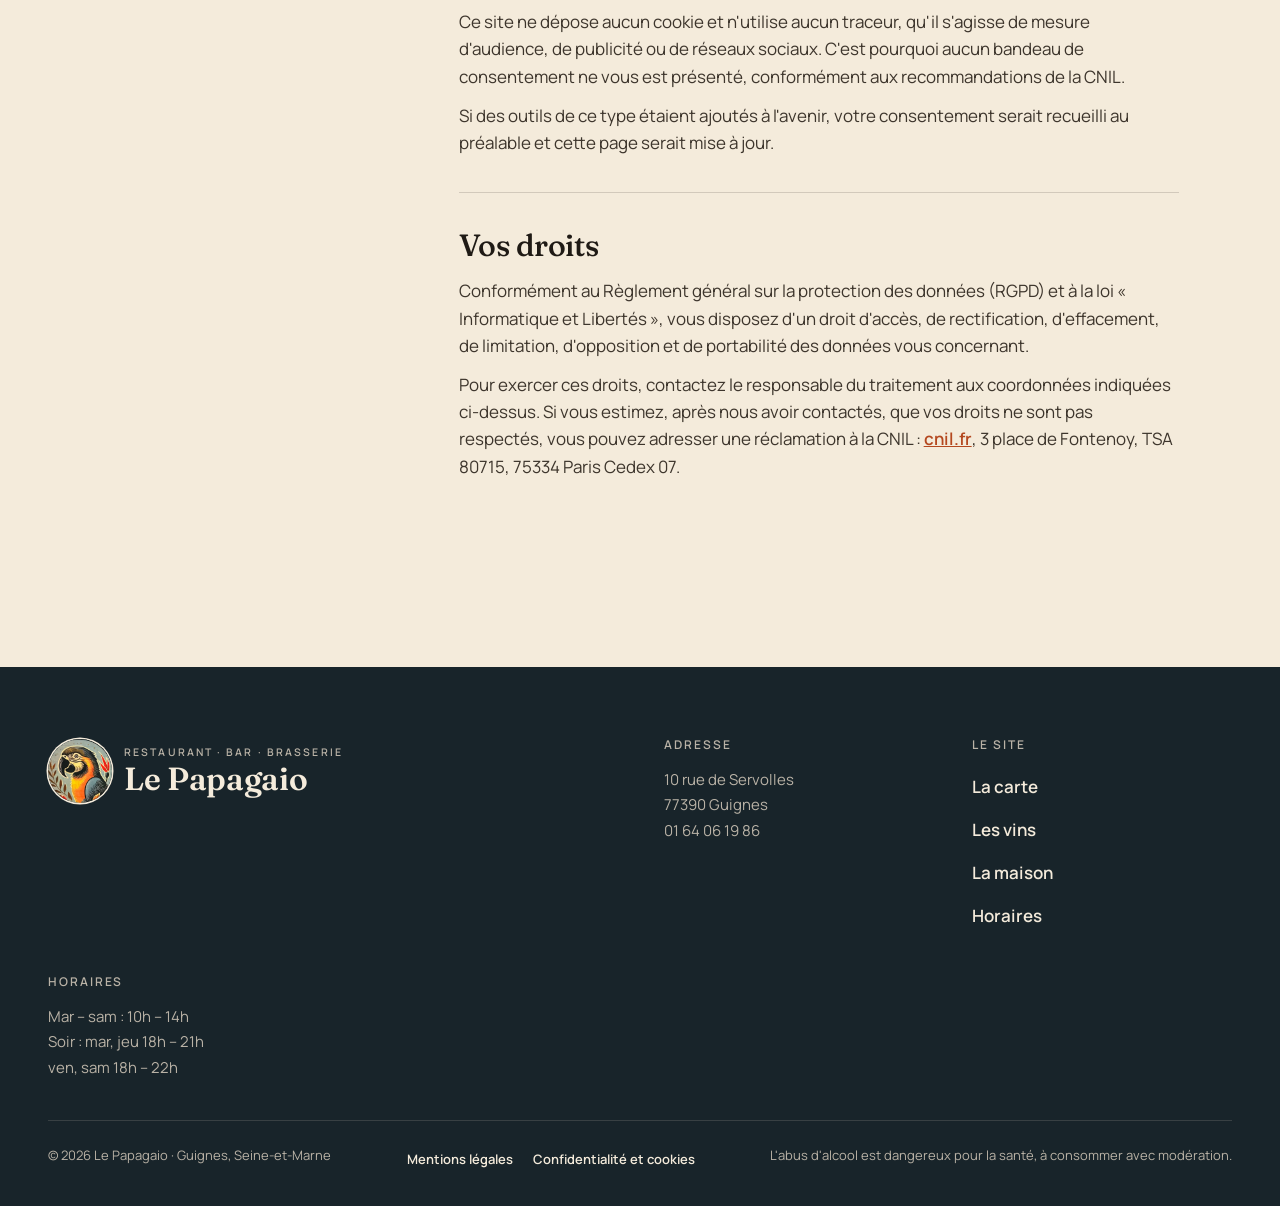
<file: confidentialite.html>
<!DOCTYPE html>
<html lang="fr">
<head>
<meta charset="utf-8">
<meta name="viewport" content="width=device-width, initial-scale=1">
<title>Confidentialité et cookies · Le Papagaio, Guignes</title>
<meta name="description" content="Politique de confidentialité et de cookies du site du restaurant Le Papagaio à Guignes.">
<meta name="theme-color" content="#F4EBDB">
<meta property="og:type" content="restaurant">
<meta property="og:title" content="Confidentialité et cookies · Le Papagaio">
<meta property="og:description" content="Cuisine française faite maison, planches, cocktails et vins de vignerons, rue de Servolles à Guignes.">
<meta property="og:image" content="img/share.jpg">
<meta property="og:locale" content="fr_FR">
<meta name="robots" content="noindex, follow">
<link rel="icon" href="img/favicon.png">
<link rel="apple-touch-icon" href="img/apple-touch-icon.png">
<link rel="preload" href="fonts/manrope-latin-wght-normal.woff2" as="font" type="font/woff2" crossorigin>
<link rel="stylesheet" href="css/style.css">
</head>
<body>
<a class="skip" href="#contenu">Aller au contenu</a>

<header class="nav" id="nav">
  <div class="wrap">
    <a class="brand" href="index.html" aria-label="Le Papagaio, accueil">
      <img src="img/emblem.webp" alt="" width="46" height="46">
      <span><small>Restaurant · Guignes</small>Le Papagaio</span>
    </a>
    <button class="burger" id="burger" aria-expanded="false" aria-controls="menu-nav" aria-label="Ouvrir le menu"><span></span><span></span><span></span></button>
    <ul class="nav-links" id="menu-nav">
      <li><a href="index.html#carte">La carte</a></li>
      <li><a href="index.html#a-table">À table</a></li>
      <li><a href="index.html#vins">Les vins</a></li>
      <li><a href="index.html#maison">La maison</a></li>
      <li><a href="index.html#infos">Infos</a></li>
      <li><a class="btn" href="tel:+33164061986">Réserver · 01 64 06 19 86</a></li>
    </ul>
  </div>
</header>

<main id="contenu" class="page-legal">
  <div class="wrap">
    <header class="ph">
      <span class="kicker">Informations légales</span>
      <h1>Confidentialité et cookies</h1>
      <p class="updated">Dernière mise à jour : 16 novembre 2026</p>
    </header>
    <nav class="legal-toc" aria-label="Sommaire"><ol><li><a href="#responsable">Responsable du traitement</a></li><li><a href="#collecte">Données collectées sur le site</a></li><li><a href="#hebergement">Hébergement et journaux techniques</a></li><li><a href="#reservations">Réservations par téléphone</a></li><li><a href="#liens">Services tiers</a></li><li><a href="#cookies">Cookies et traceurs</a></li><li><a href="#droits">Vos droits</a></li></ol></nav>
    <div class="legal-body">
      <section id="responsable" aria-labelledby="responsable-t">
        <h2 id="responsable-t">Responsable du traitement</h2>
        <p>Le responsable du traitement des données est <span class="todo">[raison sociale]</span>, exploitant du restaurant Le Papagaio, 10 rue de Servolles, 77390 Guignes, joignable au <a href="tel:+33164061986">01 64 06 19 86</a> ou à l'adresse <span class="todo">[adresse e-mail de contact]</span>.</p>
      </section>
      <section id="collecte" aria-labelledby="collecte-t">
        <h2 id="collecte-t">Données collectées sur le site</h2>
        <p>Ce site est une vitrine d'information. Il ne comporte ni formulaire, ni espace client, ni paiement en ligne, ni outil de mesure d'audience, ni publicité. Aucune donnée personnelle n'est collectée directement par l'éditeur lors de votre visite.</p>
        <p>Les polices de caractères sont hébergées sur le site lui-même : leur affichage n'entraîne aucun échange avec un service tiers.</p>
      </section>
      <section id="hebergement" aria-labelledby="hebergement-t">
        <h2 id="hebergement-t">Hébergement et journaux techniques</h2>
        <p>Le site est hébergé par GitHub, Inc. (GitHub Pages). Pour assurer la sécurité et le bon fonctionnement du service, l'hébergeur peut enregistrer des données techniques de connexion, comme l'adresse IP des visiteurs. Ce traitement relève de l'hébergeur, qui peut traiter ces données aux États-Unis en s'appuyant sur des garanties appropriées.</p>
        <p>Pour en savoir plus : <a href="https://docs.github.com/fr/site-policy/privacy-policies/github-general-privacy-statement" target="_blank" rel="noopener">déclaration de confidentialité de GitHub</a>.</p>
      </section>
      <section id="reservations" aria-labelledby="reservations-t">
        <h2 id="reservations-t">Réservations par téléphone</h2>
        <p>Lorsque vous réservez par téléphone, les informations que vous nous communiquez (nom, numéro de téléphone, date, nombre de couverts) sont utilisées uniquement pour gérer votre réservation. Elles ne sont ni cédées ni utilisées à des fins commerciales, et ne sont pas conservées au-delà de ce qui est nécessaire à cette gestion.</p>
      </section>
      <section id="liens" aria-labelledby="liens-t">
        <h2 id="liens-t">Services tiers</h2>
        <p>Les boutons « Itinéraire » et « Voir sur Google Maps » ouvrent le site de Google dans un nouvel onglet. Aucune donnée n'est transmise à Google tant que vous ne cliquez pas sur ces liens ; une fois sur son site, la politique de confidentialité de Google s'applique.</p>
      </section>
      <section id="cookies" aria-labelledby="cookies-t">
        <h2 id="cookies-t">Cookies et traceurs</h2>
        <p>Ce site ne dépose aucun cookie et n'utilise aucun traceur, qu'il s'agisse de mesure d'audience, de publicité ou de réseaux sociaux. C'est pourquoi aucun bandeau de consentement ne vous est présenté, conformément aux recommandations de la CNIL.</p>
        <p>Si des outils de ce type étaient ajoutés à l'avenir, votre consentement serait recueilli au préalable et cette page serait mise à jour.</p>
      </section>
      <section id="droits" aria-labelledby="droits-t">
        <h2 id="droits-t">Vos droits</h2>
        <p>Conformément au Règlement général sur la protection des données (RGPD) et à la loi « Informatique et Libertés », vous disposez d'un droit d'accès, de rectification, d'effacement, de limitation, d'opposition et de portabilité des données vous concernant.</p>
        <p>Pour exercer ces droits, contactez le responsable du traitement aux coordonnées indiquées ci-dessus. Si vous estimez, après nous avoir contactés, que vos droits ne sont pas respectés, vous pouvez adresser une réclamation à la CNIL : <a href="https://www.cnil.fr/fr/plaintes" target="_blank" rel="noopener">cnil.fr</a>, 3 place de Fontenoy, TSA 80715, 75334 Paris Cedex 07.</p>
      </section>
    </div>
  </div>
</main>

<footer class="footer on-band">
  <div class="wrap">
    <a class="brand" href="index.html" aria-label="Le Papagaio, accueil">
      <img src="img/emblem.webp" alt="" width="64" height="64" loading="lazy">
      <span><small>Restaurant · Bar · Brasserie</small>Le Papagaio</span>
    </a>
    <div class="fcol">
      <h4>Adresse</h4>
      <p>10 rue de Servolles<br>77390 Guignes<br>01 64 06 19 86</p>
    </div>
    <div class="fcol">
      <h4>Le site</h4>
      <ul><li><a class="link" href="index.html#carte">La carte</a></li><li><a class="link" href="index.html#vins">Les vins</a></li><li><a class="link" href="index.html#maison">La maison</a></li><li><a class="link" href="index.html#infos">Horaires</a></li></ul>
    </div>
    <div class="fcol">
      <h4>Horaires</h4>
      <p>Mar – sam : 10h – 14h<br>Soir : mar, jeu 18h – 21h<br>ven, sam 18h – 22h</p>
    </div>
    <div class="fbottom">
      <span>© 2026 Le Papagaio · Guignes, Seine-et-Marne</span>
      <nav aria-label="Informations légales"><a class="link" href="mentions-legales.html">Mentions légales</a><a class="link" href="confidentialite.html">Confidentialité et cookies</a></nav>
      <span>L'abus d'alcool est dangereux pour la santé, à consommer avec modération.</span>
    </div>
  </div>
</footer>

<script>
(() => {
  const nav = document.getElementById('nav'), burger = document.getElementById('burger'), links = document.getElementById('menu-nav');
  const onScroll = () => nav.classList.toggle('scrolled', scrollY > 8);
  addEventListener('scroll', onScroll, { passive: true }); onScroll();
  const close = () => { links.classList.remove('open'); burger.setAttribute('aria-expanded', 'false'); burger.setAttribute('aria-label', 'Ouvrir le menu'); document.body.style.overflow = ''; };
  burger.addEventListener('click', () => { const o = !links.classList.contains('open'); links.classList.toggle('open', o); burger.setAttribute('aria-expanded', String(o)); burger.setAttribute('aria-label', o ? 'Fermer le menu' : 'Ouvrir le menu'); document.body.style.overflow = o ? 'hidden' : ''; });
  links.querySelectorAll('a').forEach(a => a.addEventListener('click', close));
  addEventListener('keydown', e => { if (e.key === 'Escape' && links.classList.contains('open')) { close(); burger.focus(); } });
})();
</script>
</body>
</html>
</file>
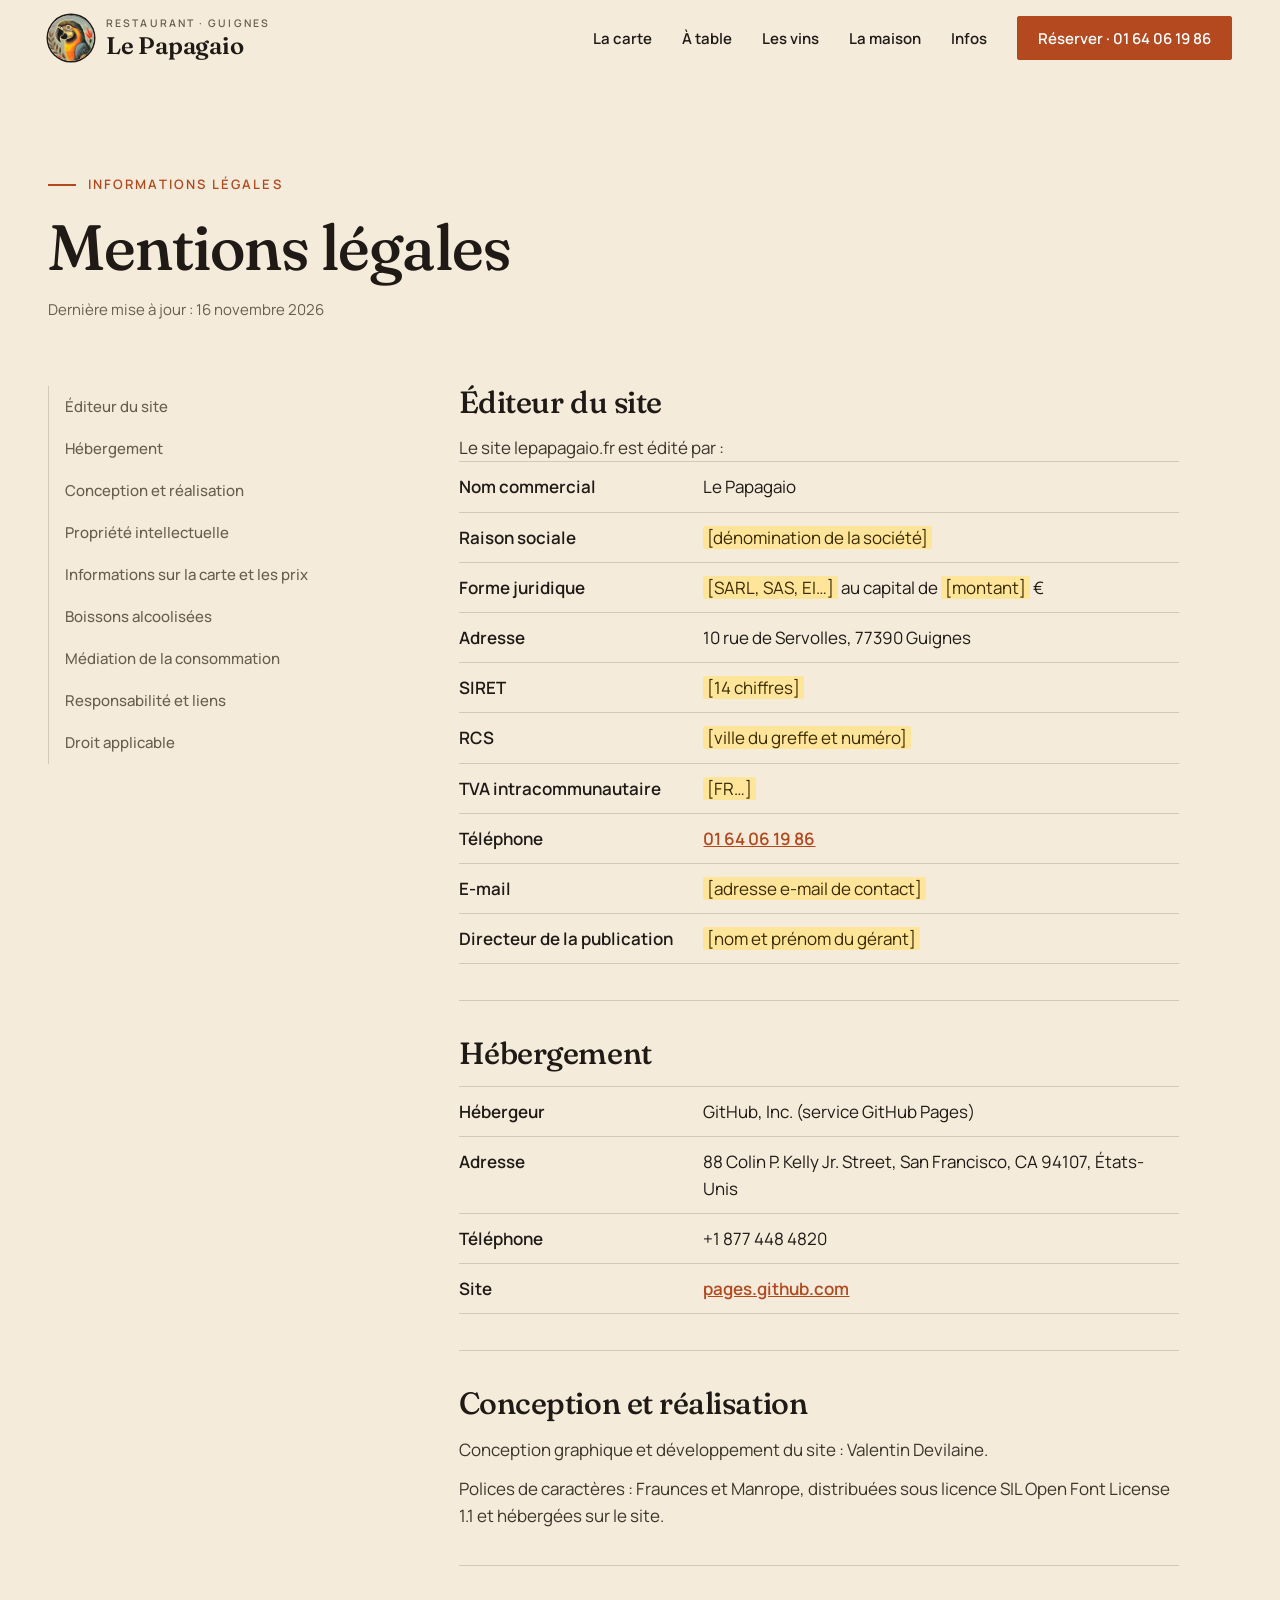
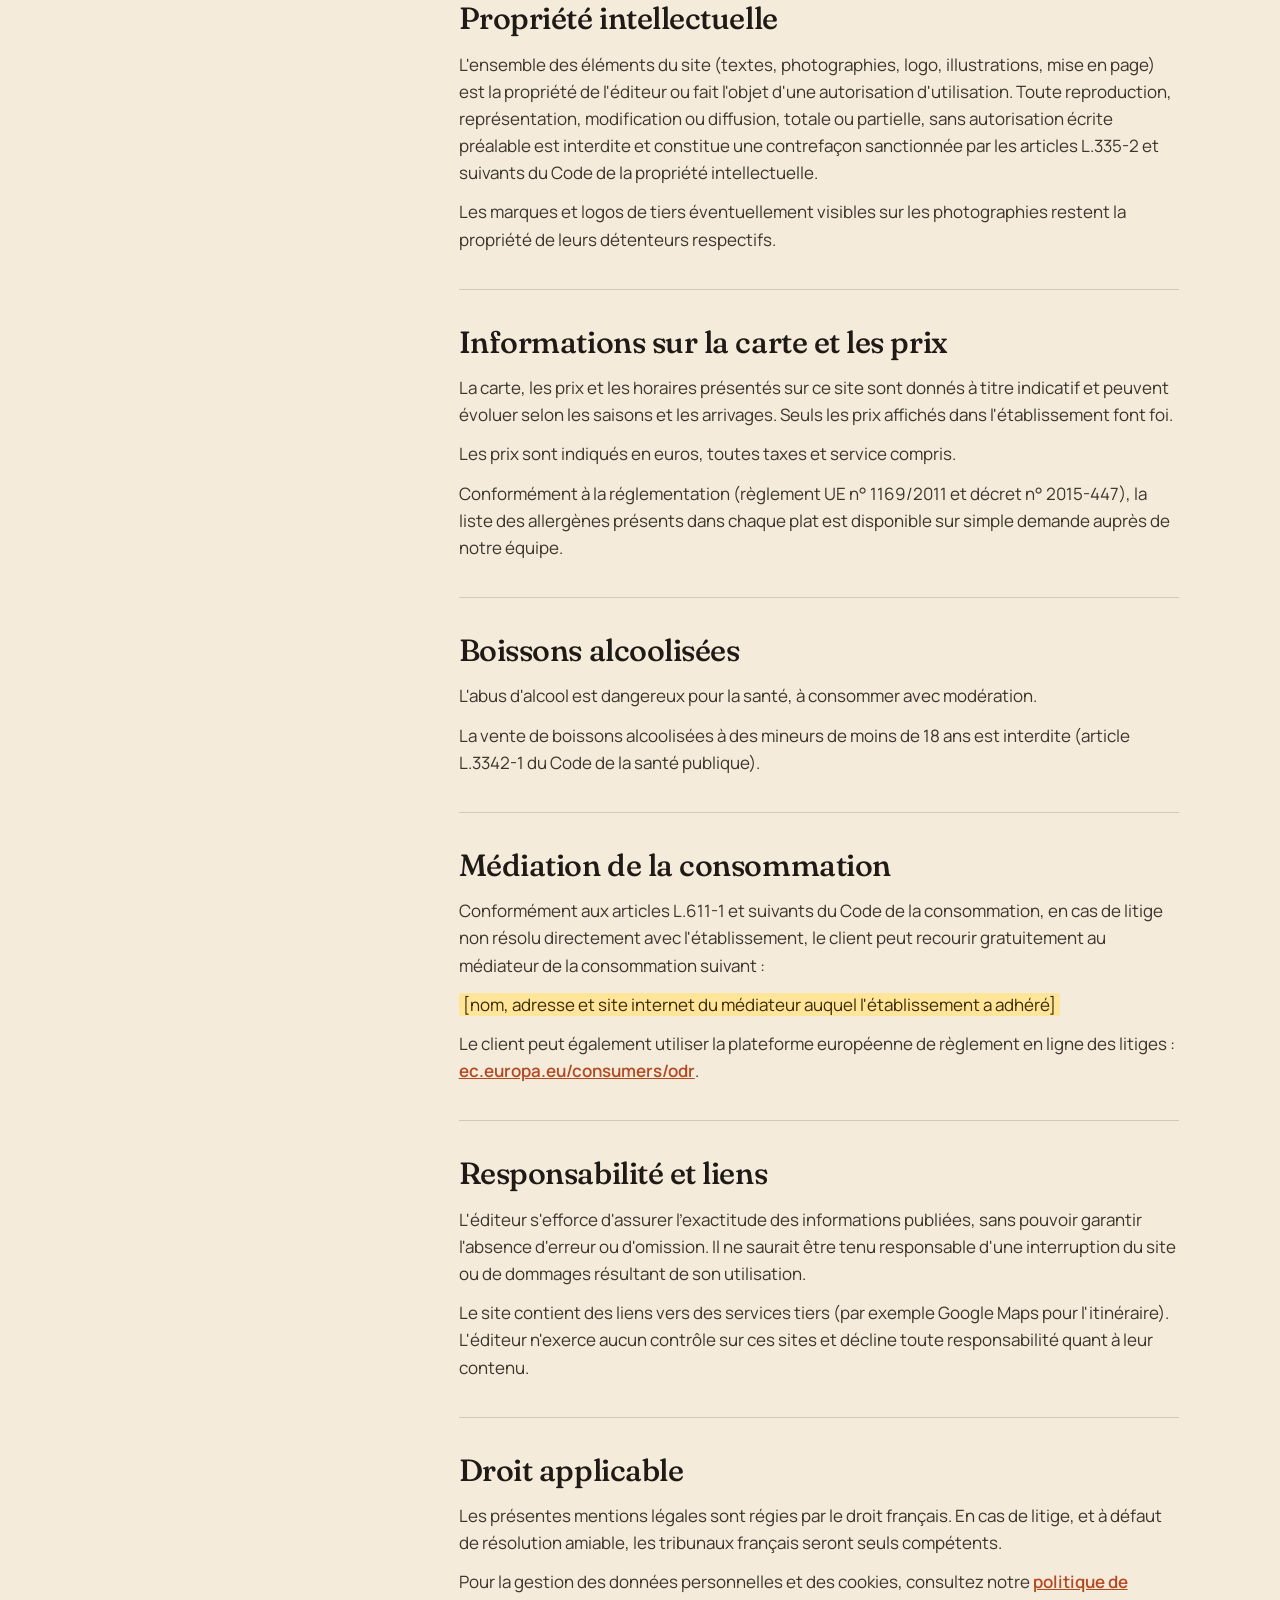
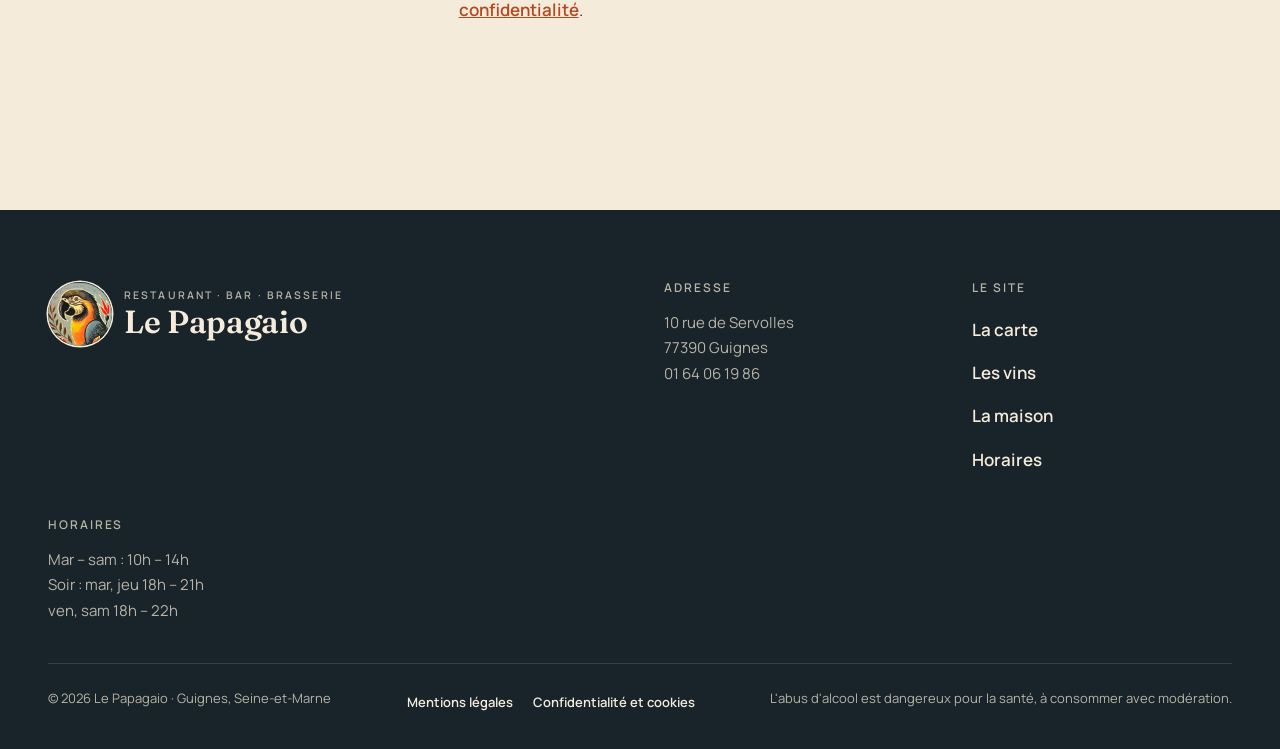
<file: mentions-legales.html>
<!DOCTYPE html>
<html lang="fr">
<head>
<meta charset="utf-8">
<meta name="viewport" content="width=device-width, initial-scale=1">
<title>Mentions légales · Le Papagaio, Guignes</title>
<meta name="description" content="Mentions légales du site du restaurant Le Papagaio à Guignes : éditeur, hébergeur, propriété intellectuelle et médiation.">
<meta name="theme-color" content="#F4EBDB">
<meta property="og:type" content="restaurant">
<meta property="og:title" content="Mentions légales · Le Papagaio">
<meta property="og:description" content="Cuisine française faite maison, planches, cocktails et vins de vignerons, rue de Servolles à Guignes.">
<meta property="og:image" content="img/share.jpg">
<meta property="og:locale" content="fr_FR">
<meta name="robots" content="noindex, follow">
<link rel="icon" href="img/favicon.png">
<link rel="apple-touch-icon" href="img/apple-touch-icon.png">
<link rel="preload" href="fonts/manrope-latin-wght-normal.woff2" as="font" type="font/woff2" crossorigin>
<link rel="stylesheet" href="css/style.css">
</head>
<body>
<a class="skip" href="#contenu">Aller au contenu</a>

<header class="nav" id="nav">
  <div class="wrap">
    <a class="brand" href="index.html" aria-label="Le Papagaio, accueil">
      <img src="img/emblem.webp" alt="" width="46" height="46">
      <span><small>Restaurant · Guignes</small>Le Papagaio</span>
    </a>
    <button class="burger" id="burger" aria-expanded="false" aria-controls="menu-nav" aria-label="Ouvrir le menu"><span></span><span></span><span></span></button>
    <ul class="nav-links" id="menu-nav">
      <li><a href="index.html#carte">La carte</a></li>
      <li><a href="index.html#a-table">À table</a></li>
      <li><a href="index.html#vins">Les vins</a></li>
      <li><a href="index.html#maison">La maison</a></li>
      <li><a href="index.html#infos">Infos</a></li>
      <li><a class="btn" href="tel:+33164061986">Réserver · 01 64 06 19 86</a></li>
    </ul>
  </div>
</header>

<main id="contenu" class="page-legal">
  <div class="wrap">
    <header class="ph">
      <span class="kicker">Informations légales</span>
      <h1>Mentions légales</h1>
      <p class="updated">Dernière mise à jour : 16 novembre 2026</p>
    </header>
    <nav class="legal-toc" aria-label="Sommaire"><ol><li><a href="#editeur">Éditeur du site</a></li><li><a href="#hebergeur">Hébergement</a></li><li><a href="#conception">Conception et réalisation</a></li><li><a href="#propriete">Propriété intellectuelle</a></li><li><a href="#informations">Informations sur la carte et les prix</a></li><li><a href="#alcool">Boissons alcoolisées</a></li><li><a href="#mediation">Médiation de la consommation</a></li><li><a href="#responsabilite">Responsabilité et liens</a></li><li><a href="#droit">Droit applicable</a></li></ol></nav>
    <div class="legal-body">
      <section id="editeur" aria-labelledby="editeur-t">
        <h2 id="editeur-t">Éditeur du site</h2>
        <p>Le site lepapagaio.fr est édité par :</p>
        <dl>
          <dt>Nom commercial</dt><dd>Le Papagaio</dd>
          <dt>Raison sociale</dt><dd><span class="todo">[dénomination de la société]</span></dd>
          <dt>Forme juridique</dt><dd><span class="todo">[SARL, SAS, EI…]</span> au capital de <span class="todo">[montant]</span> €</dd>
          <dt>Adresse</dt><dd>10 rue de Servolles, 77390 Guignes</dd>
          <dt>SIRET</dt><dd><span class="todo">[14 chiffres]</span></dd>
          <dt>RCS</dt><dd><span class="todo">[ville du greffe et numéro]</span></dd>
          <dt>TVA intracommunautaire</dt><dd><span class="todo">[FR…]</span></dd>
          <dt>Téléphone</dt><dd><a href="tel:+33164061986">01 64 06 19 86</a></dd>
          <dt>E-mail</dt><dd><span class="todo">[adresse e-mail de contact]</span></dd>
          <dt>Directeur de la publication</dt><dd><span class="todo">[nom et prénom du gérant]</span></dd>
        </dl>
      </section>
      <section id="hebergeur" aria-labelledby="hebergeur-t">
        <h2 id="hebergeur-t">Hébergement</h2>
        <dl>
          <dt>Hébergeur</dt><dd>GitHub, Inc. (service GitHub Pages)</dd>
          <dt>Adresse</dt><dd>88 Colin P. Kelly Jr. Street, San Francisco, CA 94107, États-Unis</dd>
          <dt>Téléphone</dt><dd>+1 877 448 4820</dd>
          <dt>Site</dt><dd><a href="https://pages.github.com" target="_blank" rel="noopener">pages.github.com</a></dd>
        </dl>
      </section>
      <section id="conception" aria-labelledby="conception-t">
        <h2 id="conception-t">Conception et réalisation</h2>
        <p>Conception graphique et développement du site : Valentin Devilaine.</p>
        <p>Polices de caractères : Fraunces et Manrope, distribuées sous licence SIL Open Font License 1.1 et hébergées sur le site.</p>
      </section>
      <section id="propriete" aria-labelledby="propriete-t">
        <h2 id="propriete-t">Propriété intellectuelle</h2>
        <p>L'ensemble des éléments du site (textes, photographies, logo, illustrations, mise en page) est la propriété de l'éditeur ou fait l'objet d'une autorisation d'utilisation. Toute reproduction, représentation, modification ou diffusion, totale ou partielle, sans autorisation écrite préalable est interdite et constitue une contrefaçon sanctionnée par les articles L.335-2 et suivants du Code de la propriété intellectuelle.</p>
        <p>Les marques et logos de tiers éventuellement visibles sur les photographies restent la propriété de leurs détenteurs respectifs.</p>
      </section>
      <section id="informations" aria-labelledby="informations-t">
        <h2 id="informations-t">Informations sur la carte et les prix</h2>
        <p>La carte, les prix et les horaires présentés sur ce site sont donnés à titre indicatif et peuvent évoluer selon les saisons et les arrivages. Seuls les prix affichés dans l'établissement font foi.</p>
        <p>Les prix sont indiqués en euros, toutes taxes et service compris.</p>
        <p>Conformément à la réglementation (règlement UE n° 1169/2011 et décret n° 2015-447), la liste des allergènes présents dans chaque plat est disponible sur simple demande auprès de notre équipe.</p>
      </section>
      <section id="alcool" aria-labelledby="alcool-t">
        <h2 id="alcool-t">Boissons alcoolisées</h2>
        <p>L'abus d'alcool est dangereux pour la santé, à consommer avec modération.</p>
        <p>La vente de boissons alcoolisées à des mineurs de moins de 18 ans est interdite (article L.3342-1 du Code de la santé publique).</p>
      </section>
      <section id="mediation" aria-labelledby="mediation-t">
        <h2 id="mediation-t">Médiation de la consommation</h2>
        <p>Conformément aux articles L.611-1 et suivants du Code de la consommation, en cas de litige non résolu directement avec l'établissement, le client peut recourir gratuitement au médiateur de la consommation suivant :</p>
        <p><span class="todo">[nom, adresse et site internet du médiateur auquel l'établissement a adhéré]</span></p>
        <p>Le client peut également utiliser la plateforme européenne de règlement en ligne des litiges : <a href="https://ec.europa.eu/consumers/odr" target="_blank" rel="noopener">ec.europa.eu/consumers/odr</a>.</p>
      </section>
      <section id="responsabilite" aria-labelledby="responsabilite-t">
        <h2 id="responsabilite-t">Responsabilité et liens</h2>
        <p>L'éditeur s'efforce d'assurer l'exactitude des informations publiées, sans pouvoir garantir l'absence d'erreur ou d'omission. Il ne saurait être tenu responsable d'une interruption du site ou de dommages résultant de son utilisation.</p>
        <p>Le site contient des liens vers des services tiers (par exemple Google Maps pour l'itinéraire). L'éditeur n'exerce aucun contrôle sur ces sites et décline toute responsabilité quant à leur contenu.</p>
      </section>
      <section id="droit" aria-labelledby="droit-t">
        <h2 id="droit-t">Droit applicable</h2>
        <p>Les présentes mentions légales sont régies par le droit français. En cas de litige, et à défaut de résolution amiable, les tribunaux français seront seuls compétents.</p>
        <p>Pour la gestion des données personnelles et des cookies, consultez notre <a href="confidentialite.html">politique de confidentialité</a>.</p>
      </section>
    </div>
  </div>
</main>

<footer class="footer on-band">
  <div class="wrap">
    <a class="brand" href="index.html" aria-label="Le Papagaio, accueil">
      <img src="img/emblem.webp" alt="" width="64" height="64" loading="lazy">
      <span><small>Restaurant · Bar · Brasserie</small>Le Papagaio</span>
    </a>
    <div class="fcol">
      <h4>Adresse</h4>
      <p>10 rue de Servolles<br>77390 Guignes<br>01 64 06 19 86</p>
    </div>
    <div class="fcol">
      <h4>Le site</h4>
      <ul><li><a class="link" href="index.html#carte">La carte</a></li><li><a class="link" href="index.html#vins">Les vins</a></li><li><a class="link" href="index.html#maison">La maison</a></li><li><a class="link" href="index.html#infos">Horaires</a></li></ul>
    </div>
    <div class="fcol">
      <h4>Horaires</h4>
      <p>Mar – sam : 10h – 14h<br>Soir : mar, jeu 18h – 21h<br>ven, sam 18h – 22h</p>
    </div>
    <div class="fbottom">
      <span>© 2026 Le Papagaio · Guignes, Seine-et-Marne</span>
      <nav aria-label="Informations légales"><a class="link" href="mentions-legales.html">Mentions légales</a><a class="link" href="confidentialite.html">Confidentialité et cookies</a></nav>
      <span>L'abus d'alcool est dangereux pour la santé, à consommer avec modération.</span>
    </div>
  </div>
</footer>

<script>
(() => {
  const nav = document.getElementById('nav'), burger = document.getElementById('burger'), links = document.getElementById('menu-nav');
  const onScroll = () => nav.classList.toggle('scrolled', scrollY > 8);
  addEventListener('scroll', onScroll, { passive: true }); onScroll();
  const close = () => { links.classList.remove('open'); burger.setAttribute('aria-expanded', 'false'); burger.setAttribute('aria-label', 'Ouvrir le menu'); document.body.style.overflow = ''; };
  burger.addEventListener('click', () => { const o = !links.classList.contains('open'); links.classList.toggle('open', o); burger.setAttribute('aria-expanded', String(o)); burger.setAttribute('aria-label', o ? 'Fermer le menu' : 'Ouvrir le menu'); document.body.style.overflow = o ? 'hidden' : ''; });
  links.querySelectorAll('a').forEach(a => a.addEventListener('click', close));
  addEventListener('keydown', e => { if (e.key === 'Escape' && links.classList.contains('open')) { close(); burger.focus(); } });
})();
</script>
</body>
</html>
</file>
<file: css/style.css>
@font-face{font-family:"Fraunces";font-style:normal;font-weight:100 900;font-display:swap;src:url(../fonts/fraunces-latin-full-normal.woff2) format("woff2-variations"),url(../fonts/fraunces-latin-full-normal.woff2) format("woff2")}
@font-face{font-family:"Fraunces";font-style:italic;font-weight:100 900;font-display:swap;src:url(../fonts/fraunces-latin-full-italic.woff2) format("woff2-variations"),url(../fonts/fraunces-latin-full-italic.woff2) format("woff2")}
@font-face{font-family:"Manrope";font-style:normal;font-weight:200 800;font-display:swap;src:url(../fonts/manrope-latin-wght-normal.woff2) format("woff2-variations"),url(../fonts/manrope-latin-wght-normal.woff2) format("woff2")}
:root{
  --paper:#F4EBDB; --paper-2:#EBDFC9; --card:#FAF5EC;
  --ink:#1F1A15; --muted:#695D50; --line:rgba(31,26,21,.16);
  --accent:#B4481F; --accent-ink:#fff; --teal:#3F6774; --gold:#D98A2B;
  --band:#18242A; --band-2:#22323A; --band-ink:#F4EBDB; --band-muted:#B9B2A6;
  --display:"Fraunces", Georgia, "Times New Roman", serif;
  --body:"Manrope", system-ui, -apple-system, "Segoe UI", sans-serif;
  --wrap:1240px; --gut:clamp(20px,4vw,48px);
  --ease:cubic-bezier(.2,.7,.1,1); --ease-out:cubic-bezier(.16,1,.3,1);
  --nav-h:76px;
}
*,*::before,*::after{box-sizing:border-box}
html{scroll-behavior:smooth;scroll-padding-top:calc(var(--nav-h) + 12px);-webkit-text-size-adjust:100%}
body{margin:0;background:var(--paper);color:var(--ink);font:400 17px/1.6 var(--body);-webkit-font-smoothing:antialiased;text-rendering:optimizeLegibility}
img{display:block;max-width:100%;height:auto}
a{color:inherit}
h1,h2,h3{font-family:var(--display);font-weight:500;letter-spacing:-.015em;line-height:1.05;margin:0;font-variation-settings:"SOFT" 50}
p{margin:0}
.wrap{width:100%;max-width:calc(var(--wrap) + 2*var(--gut));margin:0 auto;padding:0 var(--gut)}
.skip{position:absolute;left:12px;top:-60px;z-index:200;background:var(--ink);color:var(--paper);padding:12px 18px;border-radius:2px;text-decoration:none;font-weight:600}
.skip:focus{top:12px}
:focus-visible{outline:2px solid var(--accent);outline-offset:3px}
.sr{position:absolute;width:1px;height:1px;overflow:hidden;clip:rect(0 0 0 0);white-space:nowrap}

/* ---------- labels & buttons ---------- */
.kicker{font:600 13px/1.2 var(--body);letter-spacing:.16em;text-transform:uppercase;color:var(--accent);display:inline-flex;align-items:center;gap:12px}
.kicker::before{content:"";width:28px;height:1.5px;background:currentColor}
.lead{font-size:clamp(17px,1.35vw,19px);color:var(--muted);max-width:56ch}
.btn{--bg:var(--accent);--fg:var(--accent-ink);display:inline-flex;align-items:center;justify-content:center;gap:10px;min-height:52px;padding:0 26px;background:var(--bg);color:var(--fg);border:1.5px solid var(--bg);border-radius:2px;font:600 16px/1 var(--body);text-decoration:none;cursor:pointer;transition:transform .25s var(--ease),background .25s,color .25s,box-shadow .25s}
.btn svg{width:18px;height:18px;transition:transform .3s var(--ease)}
.btn:hover{transform:translateY(-2px);box-shadow:0 10px 24px -12px rgba(31,26,21,.5)}
.btn:hover svg{transform:translateX(3px)}
.btn:active{transform:translateY(0) scale(.98);box-shadow:none}
.btn.ghost{--bg:transparent;--fg:var(--ink);border-color:var(--ink)}
.btn.ghost:hover{--bg:var(--ink);--fg:var(--paper)}
.on-band .btn.ghost{--fg:var(--band-ink);border-color:var(--band-ink)}
.on-band .btn.ghost:hover{--bg:var(--band-ink);--fg:var(--band)}
.link{position:relative;text-decoration:none;font-weight:600;background:linear-gradient(currentColor,currentColor) 0 100%/0 1.5px no-repeat;transition:background-size .35s var(--ease);padding-bottom:2px}
.link:hover{background-size:100% 1.5px}

/* ---------- photo frames ---------- */
.frame{position:relative;overflow:hidden;background:var(--paper-2)}
.frame img{width:100%;height:100%;object-fit:cover;transition:transform .9s var(--ease)}
.frame:hover img{transform:scale(1.03)}

/* ---------- nav ---------- */
.nav{position:fixed;inset:0 0 auto 0;z-index:100;height:var(--nav-h);background:var(--paper);transition:box-shadow .3s,height .3s}
.nav.scrolled{box-shadow:0 1px 0 var(--line)}
.nav .wrap{height:100%;display:flex;align-items:center;justify-content:space-between;gap:24px}
.brand{display:flex;align-items:center;gap:12px;text-decoration:none}
.brand img{width:46px;height:46px;border-radius:50%;box-shadow:0 0 0 1.5px var(--ink);transition:transform .5s var(--ease)}
.brand:hover img{transform:rotate(-8deg) scale(1.05)}
.brand span{font:600 24px/1 var(--display);letter-spacing:-.01em}
.brand small{display:block;font:600 10.5px/1 var(--body);letter-spacing:.2em;text-transform:uppercase;color:var(--muted);margin-bottom:5px}
.nav-links{display:flex;align-items:center;gap:30px;list-style:none;margin:0;padding:0}
.nav-links a:not(.btn){font-weight:600;font-size:15px;text-decoration:none;padding:12px 0;background:linear-gradient(var(--accent),var(--accent)) 0 calc(100% - 6px)/0 2px no-repeat;transition:background-size .35s var(--ease),color .2s}
.nav-links a:not(.btn):hover,.nav-links a.active{background-size:100% 2px}
.nav-links .btn{min-height:44px;padding:0 20px;font-size:15px}
.burger{display:none;width:48px;height:48px;border:0;background:transparent;cursor:pointer;position:relative;color:var(--ink)}
.burger span{position:absolute;left:12px;right:12px;height:2px;background:currentColor;transition:transform .35s var(--ease),opacity .2s}
.burger span:nth-child(1){top:17px}.burger span:nth-child(2){top:23px}.burger span:nth-child(3){top:29px}
.burger[aria-expanded="true"] span:nth-child(1){transform:translateY(6px) rotate(45deg)}
.burger[aria-expanded="true"] span:nth-child(2){opacity:0}
.burger[aria-expanded="true"] span:nth-child(3){transform:translateY(-6px) rotate(-45deg)}

/* ---------- hero ---------- */
.hero{min-height:100svh;padding:calc(var(--nav-h) + 28px) 0 40px;display:flex;align-items:center}
.hero .wrap{display:grid;grid-template-columns:repeat(12,1fr);gap:0 var(--gut);align-items:center}
.hero-copy{grid-column:1 / span 6;padding-right:clamp(0px,2vw,24px)}
.hero h1{font-size:clamp(44px,5.4vw,82px);font-weight:500;margin:22px 0 26px;line-height:1}
.hero h1 em{font-style:italic;color:var(--accent);font-weight:400}
.hero h1 .line{display:block;overflow:hidden;padding-bottom:.06em}
.hero h1 .line>span{display:block}
.hero .lead{margin-bottom:34px}
.hero-actions{display:flex;flex-wrap:wrap;gap:14px}
.status{margin-top:34px;display:flex;align-items:center;gap:12px;font-size:15px;color:var(--muted);border-top:1px solid var(--line);padding-top:20px;max-width:520px}
.status b{color:var(--ink);font-weight:600}
.dot{width:10px;height:10px;border-radius:50%;background:#9a8f80;flex:none}
.dot.open{background:#3b8a4f;box-shadow:0 0 0 0 rgba(59,138,79,.5);animation:pulse 2.4s infinite}
@keyframes pulse{70%{box-shadow:0 0 0 9px rgba(59,138,79,0)}100%{box-shadow:0 0 0 0 rgba(59,138,79,0)}}
.hero-media{grid-column:7 / span 6;position:relative}
.hero-media .frame{aspect-ratio:1/1.02;height:auto;max-height:calc(100svh - var(--nav-h) - 90px);width:100%}
.hero-badge{position:absolute;left:-46px;bottom:38px;width:120px;height:120px;border-radius:50%;box-shadow:0 0 0 6px var(--paper),0 18px 40px -16px rgba(0,0,0,.45)}

/* entrance */
[data-enter] .line>span{transform:translateY(105%)}
[data-enter] .fade{opacity:0;transform:translateY(16px)}
[data-enter] .hero-media .frame{clip-path:inset(0 0 100% 0)}
[data-enter] .hero-media .frame img{transform:scale(1.14)}
[data-enter] .hero-badge{opacity:0;transform:scale(.6) rotate(-30deg)}
.entered .line>span{transform:none;transition:transform 1.1s var(--ease-out)}
.entered .line:nth-child(2)>span{transition-delay:.08s}
.entered .line:nth-child(3)>span{transition-delay:.16s}
.entered .fade{opacity:1;transform:none;transition:opacity .9s var(--ease-out),transform .9s var(--ease-out)}
.entered .fade.d1{transition-delay:.35s}.entered .fade.d2{transition-delay:.48s}.entered .fade.d3{transition-delay:.6s}
.entered .hero-media .frame{clip-path:inset(0 0 0 0);transition:clip-path 1.3s var(--ease-out) .1s}
.entered .hero-media .frame img{transform:none;transition:transform 1.8s var(--ease-out) .1s}
.entered .hero-media .frame:hover img{transform:scale(1.03);transition:transform .9s var(--ease)}
.entered .hero-badge{opacity:1;transform:none;transition:opacity .6s .9s,transform 1s var(--ease-out) .9s}

/* ---------- statement (word highlight) ---------- */
.statement{min-height:100svh;display:flex;align-items:center;padding:80px 0;background:var(--paper)}
.statement .wrap{display:grid;grid-template-columns:repeat(12,1fr);gap:var(--gut)}
.statement .kicker{grid-column:1 / span 3;align-self:start;margin-top:14px}
.statement h2{grid-column:4 / span 9;font-size:clamp(32px,3.9vw,60px);line-height:1.12;font-weight:400}
.statement h2 .w{color:rgba(31,26,21,.18);transition:color .35s}
.statement h2 .w.on{color:var(--ink)}
.statement h2 .w.hl.on{color:var(--accent);font-style:italic}

/* ---------- section heads ---------- */
.sec{padding:clamp(80px,9vw,120px) 0}
.head{display:grid;grid-template-columns:repeat(12,1fr);gap:20px var(--gut);margin-bottom:clamp(44px,5vw,64px);align-items:end}
.head .kicker{grid-column:1 / -1}
.head h2{grid-column:1 / span 7;font-size:clamp(38px,4.6vw,68px)}
.head .lead{grid-column:8 / span 5}
.reveal{opacity:0;transform:translateY(22px);transition:opacity .9s var(--ease-out),transform .9s var(--ease-out)}
.reveal.in{opacity:1;transform:none}

/* ---------- menu ---------- */
.menu{background:var(--card);border-top:1px solid var(--line);border-bottom:1px solid var(--line)}
.menu-grid{display:grid;grid-template-columns:repeat(12,1fr);gap:0 var(--gut)}
.menu-side{grid-column:1 / span 4}
.menu-side .sticky{position:sticky;top:calc(var(--nav-h) + 24px)}
.chips{display:flex;flex-wrap:wrap;gap:8px;margin-bottom:28px}
.chips a{display:inline-flex;align-items:center;min-height:44px;padding:0 18px;border:1.5px solid var(--line);border-radius:2px;text-decoration:none;font-weight:600;font-size:15px;transition:border-color .25s,background .25s,color .25s,transform .25s var(--ease)}
.chips a:hover{border-color:var(--ink);transform:translateY(-2px)}
.chips a.active{background:var(--ink);border-color:var(--ink);color:var(--paper)}
.menu-side .frame{aspect-ratio:4/5}
.menu-note{margin-top:18px;font-size:14px;color:var(--muted)}
.menu-lists{grid-column:5 / span 8;display:grid;grid-template-columns:1fr 1fr;gap:56px var(--gut)}
.course{scroll-margin-top:calc(var(--nav-h) + 24px)}
.course h3{font-size:30px;display:flex;align-items:baseline;gap:14px;padding-bottom:16px;border-bottom:1.5px solid var(--ink);margin-bottom:6px}
.course h3 small{font:600 12px/1 var(--body);letter-spacing:.14em;text-transform:uppercase;color:var(--muted)}
.course.wide{grid-column:1 / -1}
.course.wide ul{columns:2;column-gap:var(--gut)}
.dish{list-style:none;padding:16px 0;border-bottom:1px solid var(--line);break-inside:avoid;transition:padding .35s var(--ease)}
.course ul{margin:0;padding:0}
.dish .row{display:flex;align-items:baseline;gap:10px}
.dish .name{font:500 19px/1.3 var(--display);flex:0 1 auto}
.dish .leader{flex:1 1 20px;min-width:20px;border-bottom:1.5px dotted rgba(31,26,21,.3);transform:translateY(-5px);transition:border-color .3s}
.dish .price{font:600 16px/1 var(--body);white-space:nowrap;transition:color .3s}
.dish .desc{font-size:14.5px;color:var(--muted);margin-top:5px;line-height:1.5}
.dish:hover{padding-left:6px}
.dish:hover .leader{border-color:var(--accent)}
.dish:hover .price{color:var(--accent)}

/* ---------- photo chapters ---------- */
.chapters{padding-top:clamp(80px,9vw,120px);background:var(--paper)}
.chap-stage{position:relative;height:330vh}
.chap-sticky{position:sticky;top:var(--nav-h);height:calc(100svh - var(--nav-h));padding:0 var(--gut) var(--gut)}
.chap-frame{position:relative;height:100%;max-width:calc(var(--wrap) + 0px);margin:0 auto;overflow:hidden;background:var(--paper-2)}
.chap{position:absolute;inset:0;clip-path:inset(100% 0 0 0);will-change:clip-path}
.chap:first-of-type{clip-path:inset(0 0 0 0)}
.chap img{width:100%;height:100%;object-fit:cover;transform:scale(1.08);will-change:transform}
.chap-panel{position:absolute;left:clamp(16px,2.4vw,32px);bottom:clamp(16px,2.4vw,32px);width:min(440px,calc(100% - 32px));background:var(--paper);padding:28px 30px 30px;opacity:0;transform:translateY(16px);transition:opacity .5s var(--ease-out),transform .6s var(--ease-out)}
.chap.current .chap-panel{opacity:1;transform:none;transition-delay:.12s}
.chap-panel .num{font:600 13px/1 var(--body);letter-spacing:.16em;color:var(--accent);margin-bottom:14px;display:block}
.chap-panel h3{font-size:clamp(26px,2.3vw,34px);margin-bottom:12px}
.chap-panel p{color:var(--muted);font-size:16px}
.chap-progress{position:absolute;right:clamp(16px,2.4vw,32px);top:clamp(16px,2.4vw,32px);display:flex;gap:6px;z-index:3}
.chap-progress i{display:block;width:34px;height:3px;background:rgba(244,235,219,.45);overflow:hidden}
.chap-progress i b{display:block;height:100%;width:0;background:var(--paper)}

/* ---------- wines (brand band) ---------- */
.wines{background:var(--band);color:var(--band-ink)}
.wines .kicker{color:var(--gold)}
.wines .lead{color:var(--band-muted)}
.wine-grid{display:grid;grid-template-columns:repeat(12,1fr);gap:0 var(--gut)}
.wine-photo{grid-column:1 / span 4}
.wine-photo .frame{aspect-ratio:3/4;background:var(--band-2);position:sticky;top:calc(var(--nav-h) + 24px)}
.wine-lists{grid-column:5 / span 8;display:grid;grid-template-columns:1fr 1fr;gap:52px var(--gut);align-content:start}
.wine-lists h3{font-size:28px;padding-bottom:14px;border-bottom:1.5px solid var(--band-ink);margin-bottom:4px;display:flex;justify-content:space-between;align-items:baseline}
.wine-lists h3 small{word-spacing:.4em;font:600 12px/1 var(--body);letter-spacing:.12em;text-transform:uppercase;color:var(--band-muted)}
.wine{list-style:none;padding:15px 0;border-bottom:1px solid rgba(244,235,219,.14);display:grid;grid-template-columns:1fr auto;gap:2px 16px;transition:padding .35s var(--ease)}
.wine:hover{padding-left:6px}
.wine ul{margin:0;padding:0}
.wine .wn{font:500 19px/1.3 var(--display)}
.wine .wd{grid-column:1;font-size:14px;color:var(--band-muted)}
.wine .wp{grid-column:2;grid-row:1 / span 2;display:flex;gap:6px;align-self:center;white-space:nowrap}
.wine .wp>*{width:58px;text-align:right;font-size:15px;color:var(--band-muted)}
.wine .wp b{color:var(--band-ink);font-size:16px;font-weight:600;transition:color .3s}
.wine:hover .wp b{color:var(--gold)}
.wine-lists ul{margin:0;padding:0}
.wine-lists>*{min-width:0}
.wine-lists .cols{columns:2;column-gap:var(--gut)}
.wine-foot{grid-column:1 / -1;font-size:14px;color:var(--band-muted);border-top:1px solid rgba(244,235,219,.14);padding-top:22px}

/* ---------- maison ---------- */
.maison .wrap{display:grid;grid-template-columns:repeat(12,1fr);gap:var(--gut);align-items:center}
.maison-media{grid-column:1 / span 7}
.maison-media .frame{aspect-ratio:4/3}
.maison-media img{filter:grayscale(1) contrast(.85) brightness(1.12);opacity:.55}
.maison-media.developed img{filter:none;opacity:1;transition:filter 1.6s ease-out,opacity 1.2s ease-out,transform .9s var(--ease)}
.maison-copy{grid-column:8 / span 5}
.maison-copy h2{font-size:clamp(36px,3.8vw,56px);margin:20px 0 24px}
.maison-copy p+p{margin-top:16px}
.maison-copy p{color:var(--muted)}
.maison-copy .btn{margin-top:30px}

/* ---------- infos ---------- */
.infos{background:var(--paper-2);border-top:1px solid var(--line)}
.infos .wrap{display:grid;grid-template-columns:repeat(12,1fr);gap:0 var(--gut)}
.address{grid-column:1 / -1;font:400 clamp(46px,7.6vw,120px)/.95 var(--display);letter-spacing:-.03em;margin:22px 0 clamp(48px,6vw,80px)}
.address span{display:block}
.address em{font-style:italic;color:var(--accent)}
.hours{grid-column:1 / span 6}
.hours h3,.contact h3{font:600 13px/1 var(--body);letter-spacing:.16em;text-transform:uppercase;color:var(--muted);margin-bottom:14px}
.hours table{width:100%;border-collapse:collapse;font-size:16.5px}
.hours td{padding:13px 0;border-bottom:1px solid var(--line)}
.hours td:first-child{font-weight:600;width:34%}
.hours td:last-child{text-align:right;color:var(--muted)}
.hours tr.today td{color:var(--ink)}
.hours tr.today td:first-child::after{content:"Aujourd'hui";margin-left:10px;font:600 11px/1 var(--body);letter-spacing:.1em;text-transform:uppercase;background:var(--accent);color:#fff;padding:4px 7px;border-radius:2px;vertical-align:2px}
.hours tr.closed td:last-child{font-style:italic}
.contact{grid-column:8 / span 5}
.contact .tel{display:block;font:500 clamp(34px,3.2vw,46px)/1.1 var(--display);text-decoration:none;margin-bottom:8px;transition:color .25s}
.contact .tel:hover{color:var(--accent)}
.contact p{color:var(--muted);margin-bottom:26px}
.contact .actions{display:flex;flex-direction:column;gap:12px;align-items:flex-start}

/* ---------- footer ---------- */
.footer{background:var(--band);color:var(--band-ink);padding:72px 0 calc(32px + env(safe-area-inset-bottom))}
.footer .wrap{display:grid;grid-template-columns:repeat(12,1fr);gap:40px var(--gut)}
.footer .brand{grid-column:1 / span 5;align-self:start}
.footer .brand img{box-shadow:0 0 0 1.5px var(--band-ink);width:64px;height:64px}
.footer .brand span{font-size:32px}
.footer .brand small{color:var(--band-muted)}
.fcol{grid-column:span 2}
.fcol:first-of-type{grid-column:7 / span 3}
.fcol h4{font:600 12px/1 var(--body);letter-spacing:.16em;text-transform:uppercase;color:var(--band-muted);margin:0 0 16px}
.fcol ul{list-style:none;margin:0;padding:0;display:grid;gap:4px}
.fcol a{text-decoration:none;display:inline-block;padding:6px 0}
.fcol p{color:var(--band-muted);font-size:15px;line-height:1.7}
.fbottom{grid-column:1 / -1;display:flex;justify-content:space-between;gap:20px;flex-wrap:wrap;border-top:1px solid rgba(244,235,219,.14);padding-top:24px;font-size:13px;color:var(--band-muted)}


/* ---------- legal notes & legal pages ---------- */
.legal-notes{margin-top:48px;padding-top:22px;border-top:1px solid var(--line);display:grid;grid-template-columns:repeat(3,1fr);gap:16px var(--gut);font-size:14px;color:var(--muted);grid-column:1 / -1}
.legal-notes b{display:block;color:var(--ink);font-weight:600;margin-bottom:2px}
.todo{background:#FFE59A;color:#3a2a00;padding:0 4px;border-radius:2px;font-style:normal}
.fbottom nav{display:flex;gap:6px 20px;flex-wrap:wrap}
.fbottom nav a{text-decoration:none;color:var(--band-ink);display:inline-block;padding:4px 0}
.page-legal{padding:calc(var(--nav-h) + clamp(48px,7vw,96px)) 0 clamp(80px,9vw,120px)}
.page-legal .wrap{display:grid;grid-template-columns:repeat(12,1fr);gap:0 var(--gut)}
.page-legal header.ph{grid-column:1 / -1;margin-bottom:clamp(40px,5vw,64px)}
.page-legal h1{font-size:clamp(40px,5vw,72px);margin:20px 0 18px}
.page-legal .updated{color:var(--muted);font-size:15px}
.legal-toc{grid-column:1 / span 3}
.legal-toc ol{position:sticky;top:calc(var(--nav-h) + 24px);list-style:none;margin:0;padding:0;border-left:1.5px solid var(--line)}
.legal-toc a{display:block;padding:9px 0 9px 16px;margin-left:-1.5px;border-left:1.5px solid transparent;text-decoration:none;font-size:15px;font-weight:500;color:var(--muted);transition:color .25s,border-color .25s}
.legal-toc a:hover{color:var(--ink);border-color:var(--accent)}
.legal-body{grid-column:5 / span 8;max-width:72ch}
.legal-body section{padding-bottom:36px;margin-bottom:36px;border-bottom:1px solid var(--line);scroll-margin-top:calc(var(--nav-h) + 24px)}
.legal-body section:last-child{border-bottom:0}
.legal-body h2{font-size:clamp(26px,2.4vw,34px);margin-bottom:16px}
.legal-body h3{font:600 16px/1.4 var(--body);margin:20px 0 6px}
.legal-body p,.legal-body li{color:#3d352c}
.legal-body p+p{margin-top:12px}
.legal-body ul{padding-left:20px;margin:10px 0 0}
.legal-body li+li{margin-top:6px}
.legal-body dl{display:grid;grid-template-columns:minmax(150px,34%) 1fr;margin:0;border-top:1px solid var(--line)}
.legal-body dt,.legal-body dd{padding:11px 0;border-bottom:1px solid var(--line);margin:0}
.legal-body dt{font-weight:600;padding-right:16px}
.legal-body a:not(.btn){color:var(--accent);font-weight:600}
@media (max-width:900px){
  .legal-notes{grid-template-columns:1fr}
  .legal-toc{display:none}
  .legal-body{grid-column:1 / -1}
}
@media (max-width:560px){
  .legal-body dl{grid-template-columns:1fr}
  .legal-body dt{border-bottom:0;padding-bottom:0}
}

/* ---------- mobile bar ---------- */
.mbar{display:none}

/* ---------- responsive ---------- */
@media (max-width:1080px){
  .nav-links{gap:22px}
  .hero-copy{grid-column:1 / span 7}
  .hero-media{grid-column:8 / span 5}
  .hero-media .frame{aspect-ratio:3/4}
  .hero-badge{width:96px;height:96px;left:-36px}
  .menu-side{grid-column:1 / -1;margin-bottom:44px}
  .menu-side .sticky{position:static;display:grid;grid-template-columns:1fr 1fr;gap:var(--gut);align-items:end}
  .menu-side .frame{aspect-ratio:16/10;grid-row:1 / span 2;grid-column:2}
  .menu-lists{grid-column:1 / -1}
  .wine-photo{grid-column:1 / -1;margin-bottom:44px}
  .wine-photo .frame{position:static;aspect-ratio:16/9}
  .wine-lists{grid-column:1 / -1}
}
@media (max-width:900px){
  :root{--nav-h:68px}
  .nav-links{position:fixed;inset:var(--nav-h) 0 0 0;background:var(--paper);flex-direction:column;align-items:stretch;gap:0;padding:24px var(--gut);transform:translateY(-8px);opacity:0;visibility:hidden;transition:opacity .3s,transform .4s var(--ease),visibility 0s .4s}
  .nav-links.open{opacity:1;transform:none;visibility:visible;transition:opacity .3s,transform .4s var(--ease)}
  .nav-links a:not(.btn){font:500 34px/1 var(--display);padding:18px 0;border-bottom:1px solid var(--line);display:block;background:none}
  .nav-links li:last-child{margin-top:28px}
  .nav-links .btn{width:100%;min-height:56px;font-size:17px}
  .burger{display:block}
  .hero{min-height:auto;padding-top:calc(var(--nav-h) + 24px)}
  .hero .wrap{grid-template-columns:1fr}
  .hero-copy,.hero-media{grid-column:1 / -1}
  .hero-copy{padding:0}
  .hero-media{margin-top:40px}
  .hero-media .frame{aspect-ratio:4/3;max-height:none}
  .hero-badge{left:auto;right:18px;bottom:-30px;width:88px;height:88px}
  .statement{min-height:auto;padding:110px 0}
  .statement .wrap{grid-template-columns:1fr}
  .statement .kicker,.statement h2{grid-column:1 / -1}
  .head h2,.head .lead{grid-column:1 / -1}
  .maison-media,.maison-copy{grid-column:1 / -1}
  .hours,.contact{grid-column:1 / -1}
  .contact{margin-top:56px}
  .footer .brand,.fcol,.fcol:first-of-type{grid-column:1 / -1}
}
@media (max-width:700px){
  body{font-size:16px;padding-bottom:calc(72px + env(safe-area-inset-bottom))}
  .hero h1{font-size:clamp(40px,11.4vw,56px)}
  .hero-actions .btn{flex:1 1 100%}
  .menu-side .sticky{grid-template-columns:1fr}
  .menu-side .frame{grid-row:auto;grid-column:auto;aspect-ratio:4/3}
  .menu-lists{grid-template-columns:1fr;gap:48px}
  .course.wide ul{columns:1}
  .wine-lists{grid-template-columns:1fr;gap:44px}
  .wine-lists .cols{columns:1}
  .wine .wp>*{width:50px}
  .dish .name{font-size:18px}
  .contact .actions .btn{width:100%}
  .maison-copy .btn{width:100%}
  .mbar{display:grid;grid-template-columns:1fr 1fr;gap:10px;position:fixed;left:0;right:0;bottom:0;z-index:90;padding:10px 14px calc(10px + env(safe-area-inset-bottom));background:var(--paper);box-shadow:0 -1px 0 var(--line)}
  .mbar .btn{min-height:50px;padding:0 12px;font-size:15px}
  .footer{padding-bottom:calc(100px + env(safe-area-inset-bottom))}
}
/* chapters: stacked fallback on phones & reduced motion */
@media (max-width:640px){
  .chap-stage{height:auto}
  .chap-sticky{position:static;height:auto;padding:0 var(--gut)}
  .chap-frame{height:auto;overflow:visible;background:none;display:grid;gap:40px}
  .chap,.chap:first-of-type{position:relative;clip-path:none}
  .chap img{transform:none;aspect-ratio:4/5;height:auto}
  .chap-panel{position:relative;left:auto;bottom:auto;width:auto;opacity:1;transform:none;padding:22px 0 0;background:none}
  .chap-progress{display:none}
}
@media (prefers-reduced-motion:reduce){
  *,*::before,*::after{animation:none!important;transition:none!important;scroll-behavior:auto!important}
  [data-enter] .line>span,[data-enter] .fade,[data-enter] .hero-badge{transform:none;opacity:1}
  [data-enter] .hero-media .frame{clip-path:none}
  [data-enter] .hero-media .frame img{transform:none}
  .reveal{opacity:1;transform:none}
  .statement h2 .w{color:var(--ink)}
  .statement h2 .w.hl{color:var(--accent);font-style:italic}
  .maison-media img{filter:none;opacity:1}
  .chap-stage{height:auto}
  .chap-sticky{position:static;height:auto}
  .chap-frame{height:auto;overflow:visible;background:none;display:grid;grid-template-columns:repeat(3,1fr);gap:var(--gut)}
  .chap,.chap:first-of-type{position:relative;clip-path:none}
  .chap img{transform:none;aspect-ratio:3/4;height:auto}
  .chap-panel{position:relative;left:auto;bottom:auto;width:auto;opacity:1;transform:none;padding:22px 0 0;background:none}
  .chap-progress{display:none}
}
</file>
